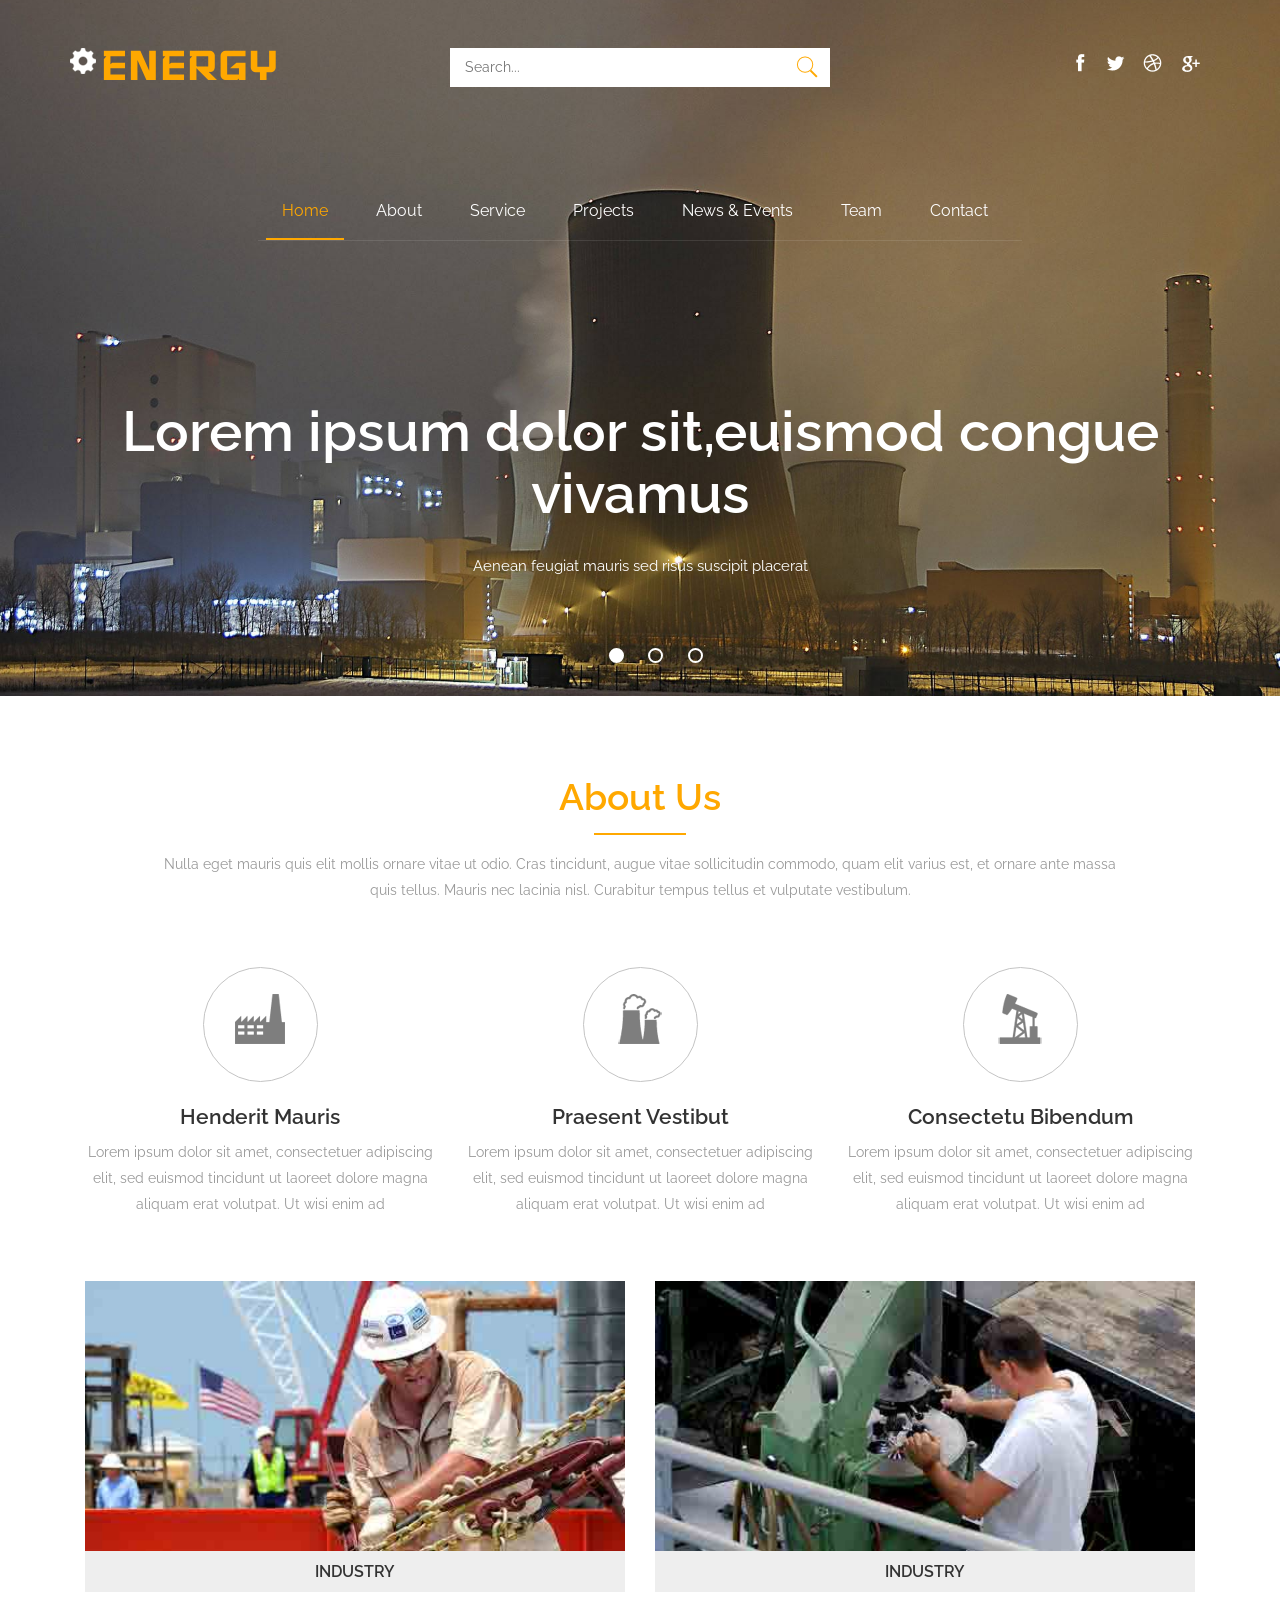
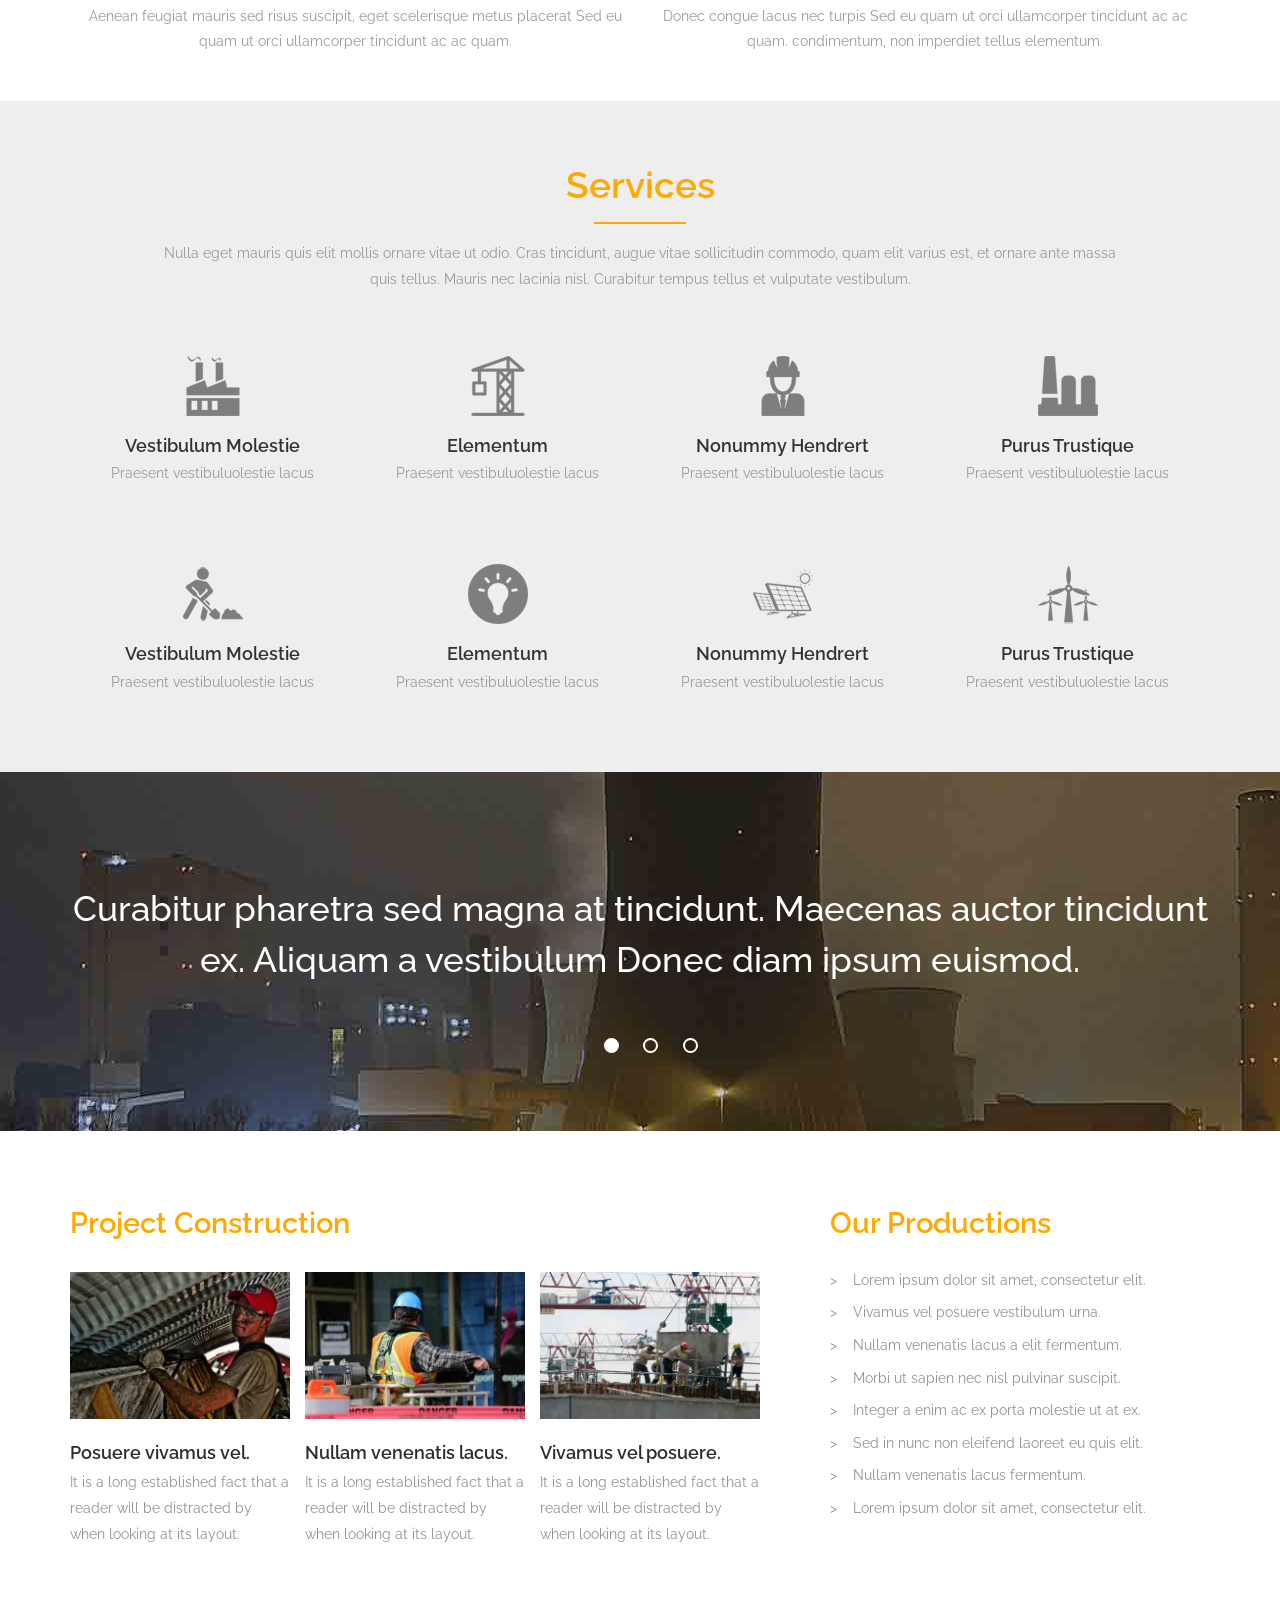
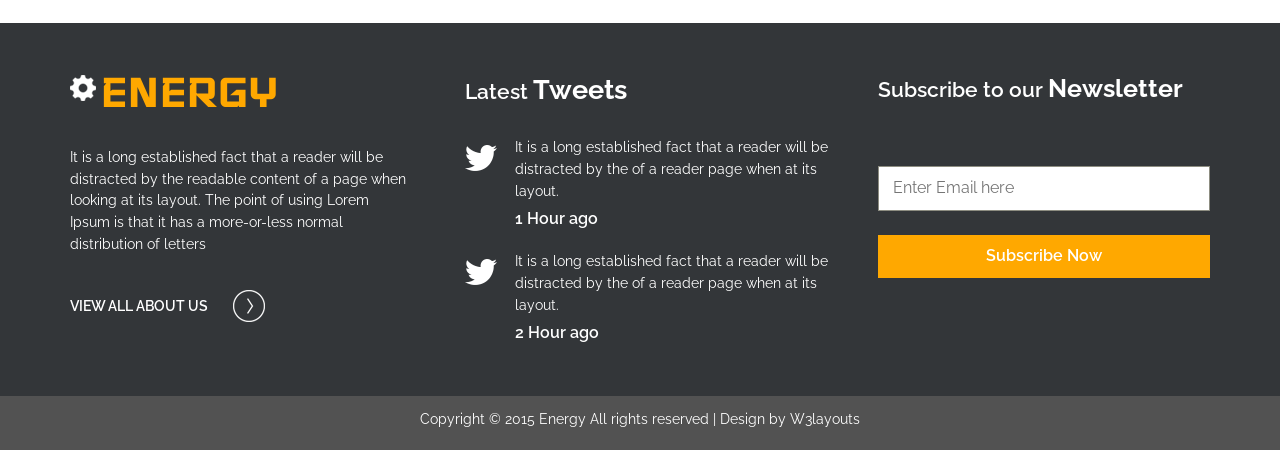
<file: phpTests/web/index.html>
<!--A Design by W3layouts
Author: W3layout
Author URL: http://w3layouts.com
License: Creative Commons Attribution 3.0 Unported
License URL: http://creativecommons.org/licenses/by/3.0/
-->
<!DOCTYPE HTML>
<html>
<head>
<title>Energy a Industrial Category Flat Bootstarp Responsive Website Template | Home :: w3layouts</title>
<link href="css/bootstrap.css" rel='stylesheet' type='text/css' />
<!-- jQuery (necessary JavaScript plugins) -->
<script src="js/jquery.min.js"></script>
<!-- Custom Theme files -->
<link href="css/style.css" rel='stylesheet' type='text/css' />
<!-- Custom Theme files -->
<!--//theme-style-->
<meta name="viewport" content="width=device-width, initial-scale=1">
<meta http-equiv="Content-Type" content="text/html; charset=utf-8" />
<meta name="keywords" content="Energy Responsive web template, Bootstrap Web Templates, Flat Web Templates, Andriod Compatible web template, 
Smartphone Compatible web template, free webdesigns for Nokia, Samsung, LG, SonyErricsson, Motorola web design" />
<script type="application/x-javascript"> addEventListener("load", function() { setTimeout(hideURLbar, 0); }, false); function hideURLbar(){ window.scrollTo(0,1); } </script>
<link href='http://fonts.googleapis.com/css?family=Montserrat|Raleway:400,200,300,500,600,700,800,900,100' rel='stylesheet' type='text/css'>
<link href='http://fonts.googleapis.com/css?family=Iceland' rel='stylesheet' type='text/css'>
<!--/animated-css-->
<script type="text/javascript" src="js/move-top.js"></script>
<script type="text/javascript" src="js/easing.js"></script>
<!--/script-->
<script type="text/javascript">
			jQuery(document).ready(function($) {
				$(".scroll").click(function(event){		
					event.preventDefault();
					$('html,body').animate({scrollTop:$(this.hash).offset().top},900);
				});
			});
</script>
<!--script-->

</head>
<body>
<!-- banner -->
<div class="banner">
	 <div class="container">
		 <div class="header">
				<div class="col-md-4 head-logo">
				 	<h1><a href="index.html"><img src="images/engry.png" alt=""/>ENERGY</a></h1>
				</div>
				<div class="col-md-4 search">					
				    <form>
					<input type="text" value="" placeholder="Search...">
					<input type="submit" value="">
					</form>					
				</div>
				<div class="col-md-4 social">
				   <ul>
						<li><a href="#"><i class="facebook"></i></a></li>
						<li><a href="#"><i class="twitter"></i></a></li>
						<li><a href="#"><i class="dribble"></i></a></li>	
						<li><a href="#"><i class="google"></i></a></li>										
				  </ul>
				</div>
				<div class="clearfix"> </div>
		 </div>
		 <div class="top-menu">
			 <span class="menu"><img src="images/nav-icon.png"></span>
			 <ul>
					 <li class="active"><a href="index.html" class="scroll">Home</a></li>
					 <li><a class="scroll" href="#about">About</a></li>	
					 <li><a class="scroll" href="#services">Service</a></li>
					 <li><a href="projects.html">Projects</a></li>					 
					 <li><a href="news.html">News & Events</a></li>	
                      <li><a href="team.html">Team</a></li>							 
					 <li><a href="contact.html">Contact</a></li>					 
						<div class="clearfix"></div>
				 </ul>
				 <!-- script-for-menu -->
		 <script>					
					$("span.menu").click(function(){
						$(".top-menu ul").slideToggle("slow" , function(){
						});
					});
		 </script>
		 <!-- script-for-menu -->	

		 </div>
	 </div>
	 <!-- //container -->
	 <div class="container">
				<script src="js/responsiveslides.min.js"></script>
					 <script>
						// You can also use "$(window).load(function() {"
						$(function () {
						  // Slideshow 4
						  $("#slider3,#slider2").responsiveSlides({
							auto: true,
							pager: true,
							nav: false,
							speed: 500,
							namespace: "callbacks",
							before: function () {
							  $('.events').append("<li>before event fired.</li>");
							},
							after: function () {
							  $('.events').append("<li>after event fired.</li>");
							}
						  });
					
						});
					  </script>
			<div  id="top" class="callbacks_container">
				<ul class="rslides" id="slider3">
					<li>
						<div class="banner-info">
								<h3>Lorem ipsum dolor sit,euismod congue vivamus</h3>								
								<p>Aenean feugiat mauris sed risus suscipit placerat</p>
						</div>
					</li>
					<li>
						<div class="banner-info">
								<h3>Nam et urna interdum blandit cursus vivamus congue</h3>								
								<p>Sed eu quam ut orci ullamcorper tincidunt quam.</p>
						</div>
					</li>
					<li>
						<div class="banner-info">
							<h3>Proin tempor bibendum justo a iaculis Suspendisse turpis.</h3>								
							<p>Etiam molestie felis in quam euismod dictum.</p>
						</div>
					</li>
				</ul>
			</div>
	 </div>
</div>

<!-- about -->
<div id="about" class="about">
	 <div class="container">
		 <div class="about-head">
			 <h3>About Us</h3>
			 <span></span>
			 <p>Nulla eget mauris quis elit mollis ornare vitae ut odio. Cras tincidunt, augue vitae sollicitudin commodo, quam elit 
				varius est, et ornare ante massa quis tellus. Mauris nec lacinia nisl. Curabitur tempus tellus et vulputate vestibulum.</p>
		 </div>
		 <div class="about-grids">
			<div class="col-md-4 bottom-grid text-center">				
					<div class="btm-info">	
						 <div class="icon">
							<img src="images/ic1.png" alt="">
						 </div>
						<h4>Henderit Mauris</h4>
						<p>Lorem ipsum dolor sit amet, consectetuer adipiscing elit, 
						sed euismod tincidunt ut laoreet dolore magna aliquam erat volutpat. Ut wisi enim ad</p>
					</div>
		     </div>
				<div class="col-md-4 bottom-grid text-center">	
					 <div class="btm-info">
						<div class="icon">
							<img src="images/ic2.png" alt="">
						 </div>					
						   <h4>Praesent Vestibut</h4>
							<p>Lorem ipsum dolor sit amet, consectetuer adipiscing elit, 
						    sed euismod tincidunt ut laoreet dolore magna aliquam erat volutpat. Ut wisi enim ad</p>
					 </div>					
				</div>
				<div class="col-md-4 bottom-grid text-center">	
					 <div class="btm-info">
					    <div class="icon">
							<img src="images/ic3.png" alt="">
						 </div>							
							<h4>Consectetu Bibendum</h4>
							<p>Lorem ipsum dolor sit amet, consectetuer adipiscing elit, 
						sed euismod tincidunt ut laoreet dolore magna aliquam erat volutpat. Ut wisi enim ad</p>
					   </div>
				</div>
				<div class="clearfix"></div>
		   </div>
		  <div class="about-pics">
			 <div class="col-md-6 pic-grid">
				 <img src="images/pic1.jpg" alt=""/>				 
				 <h4>Industry</h4>
				 <p>Aenean feugiat mauris sed risus suscipit, eget scelerisque metus placerat Sed eu quam ut orci ullamcorper tincidunt ac ac quam.</p>
			 </div>
			  <div class="col-md-6 pic-grid">				 
				 <img src="images/pic2.jpg" alt=""/>				 
				 <h4>Industry</h4>
				 <p>Donec congue lacus nec turpis Sed eu quam ut orci ullamcorper tincidunt ac ac quam. condimentum, non imperdiet tellus elementum.</p>
			 </div>
			 <div class="clearfix"></div>
		 </div>
	 </div>
</div>
<!-- services -->
<div id="services" class="services">
	 <div class="container">
		 <div class="service-head">
			 <h3>Services</h3>
			 <span></span>
			 <p>Nulla eget mauris quis elit mollis ornare vitae ut odio. Cras tincidunt, augue vitae sollicitudin commodo, quam elit 
				varius est, et ornare ante massa quis tellus. Mauris nec lacinia nisl. Curabitur tempus tellus et vulputate vestibulum.</p>
		 </div>
		 <div class="service_grids">
			 <div class="col-md-3 service_grid text-center">
				 <img src="images/s1.png" alt=""/>
				 <h6><a href="#">Vestibulum Molestie</a></h6>
				 <p>Praesent vestibuluolestie lacus</p>
			 </div>
			 <div class="col-md-3 service_grid text-center">
				 <img src="images/s2.png" alt=""/>
				 <h6><a href="#">Elementum</a></h6>
				 <p>Praesent vestibuluolestie lacus</p>
			 </div>
			 <div class="col-md-3 service_grid text-center">
				 <img src="images/s3.png" alt=""/>
				 <h6><a href="#">Nonummy Hendrert</a></h6>
				 <p>Praesent vestibuluolestie lacus</p>
			 </div>
			 <div class="col-md-3 service_grid text-center">
				 <img src="images/s4.png" alt=""/>
				 <h6><a href="#">Purus Trustique</a></h6>
				 <p>Praesent vestibuluolestie lacus</p>
			 </div>
			 <div class="clearfix"></div>
		 </div>
		 <div class="ser_sec">
			 <div class="col-md-3 service_grid text-center">
				 <img src="images/s5.png" alt=""/>
				 <h6><a href="#">Vestibulum Molestie</a></h6>
				 <p>Praesent vestibuluolestie lacus</p>
			 </div>
			 <div class="col-md-3 service_grid text-center">
				 <img src="images/s6.png" alt=""/>
				 <h6><a href="#">Elementum</a></h6>
				 <p>Praesent vestibuluolestie lacus</p>
			 </div>
			 <div class="col-md-3 service_grid text-center">
				 <img src="images/s7.png" alt=""/>
				 <h6><a href="#">Nonummy Hendrert</a></h6>
				 <p>Praesent vestibuluolestie lacus</p>
			 </div>
			 <div class="col-md-3 service_grid text-center">
				 <img src="images/s8.png" alt=""/>
				 <h6><a href="#">Purus Trustique</a></h6>
				 <p>Praesent vestibuluolestie lacus</p>
			 </div>
			 <div class="clearfix"></div>
		 </div>
	 </div>
</div>
<!--slider-->
<!----->
 <script>
    $(function () {
      $("#slider2").responsiveSlides({
      	auto: true,
      	speed: 500,
        namespace: "callbacks2",
        pager: true,
      });
    });
  </script>

<div class="slider btm_sld">
	 <div class="container">
		 <div class="callbacks2_container">
			 <ul class="rslides" id="slider2">
					 <li>						 
						<p>Curabitur pharetra sed magna at tincidunt. Maecenas auctor tincidunt ex.
						Aliquam a vestibulum Donec diam ipsum euismod.</p>	   					  
					 </li>	
					 <li>						 
						<p>Fusce erat nibh, ornare et suscipit non, varius a sapien. Donec vel lectus
						   vitae nibh sodales semper. Donec diam ipsum.</p>	  					  
					 </li>
					 <li>						 
						<p>Proin tincidunt sit amet velit quis dignissim. Donec et odio sed purus tristique
						 vitae nibh imperdiet diam sed eget metus.</p>	   					  
					 </li>				
			 </ul>
		 </div>
	 </div>
</div>
<!---->
<div class="products">
	 <div class="container">		 
		 <div class="col-md-8 product-grids">
			 <h3>Project Construction</h3>
			 <div class="product-grid">
				 <img src="images/pc1.jpg" alt=""/>
				 <h4><a href="project.html">Posuere vivamus vel.</a></h4>
				 <p>It is a long established fact that a reader will be distracted by when looking at its layout.</p>
			 </div>
			 <div class="product-grid">
				 <img src="images/pc2.jpg" alt=""/>
				 <h4><a href="project.html">Nullam venenatis lacus.</a></h4>
				 <p>It is a long established fact that a reader will be distracted by when looking at its layout.</p>
			 </div>
			 <div class="product-grid">
				 <img src="images/pc3.jpg" alt=""/>
				 <h4><a href="project.html">Vivamus vel posuere.</a></h4>
				 <p>It is a long established fact that a reader will be distracted by when looking at its layout.</p>
			 </div>
			 <div class="clearfix"></div>
		 </div>
		 <div class="col-md-4 product-lists">
			 <h3>Our Productions</h3>
			 <ul class="list1">
				 <li><a href="#">>  &nbsp;&nbsp Lorem ipsum dolor sit amet, consectetur elit.</a></li>
				 <li><a href="#">>  &nbsp;&nbsp Vivamus vel posuere vestibulum urna.</a></li>
				 <li><a href="#">>  &nbsp;&nbsp Nullam venenatis lacus a elit fermentum.</a></li>
				 <li><a href="#">>  &nbsp;&nbsp Morbi ut sapien nec nisl pulvinar suscipit.</a></li>
				 <li><a href="#">>  &nbsp;&nbsp Integer a enim ac ex porta molestie ut at ex.</a></li>
				 <li><a href="#">>  &nbsp;&nbsp Sed in nunc non eleifend laoreet eu quis elit.</a></li>
				 <li><a href="#">>  &nbsp;&nbsp Nullam venenatis lacus fermentum.</a></li>
				 <li><a href="#">>  &nbsp;&nbsp Lorem ipsum dolor sit amet, consectetur elit.</a></li>
			 </ul>
		 </div>
		 <div class="clearfix"></div>		 
	 </div>
</div>
<!----- news-letter ----->
<!---->
<div class="footer1">
	 <div class="container">
		 <div class="ftr1-grids">
				<div class="col-md-4 ftr-grid1">
					 <div class="head-logo logo">
						 <h1><a href="index.html"><img src="images/engry.png" alt=""/>ENERGY</a></h1>
					 </div>
					 <p>It is a long established fact that a reader will be distracted by the readable content of a page when looking at its layout. 
					 The point of using Lorem Ipsum is that it has a more-or-less normal distribution of letters</p>
					 <a class="view" href="#">View ALL ABOUT US <i class="view"></i></a>					 
				</div>
				<div class="col-md-4 frt-grid2">
					 <h3>Latest <span>Tweets</span></h3>
					 <div class="ftr-grid">
						 <p>It is a long established fact that a 
						 reader will be distracted by the of a reader page when at its layout.</p>
						 <a href="#">1 Hour ago</a>
					 </div>
					 <div class="ftr-grid">
						 <p>It is a long established fact that a 
						 reader will be distracted by the of a reader page when at its layout.</p>
						 <a href="#">2 Hour ago</a>
					 </div>
				</div>
				<div class="col-md-4 ftr-grid3">
					 <h3>Subscribe to our <span>Newsletter</span></h3>
					 <form>
						 <input type="text" placeholder="Enter Email here" required/>
						 <input type="submit" value="Subscribe Now"/>
					 </form>
				</div>
				<div class="clearfix"></div>
		 </div>
	 </div>
</div>
<!---->
<div class="copywrite">
		 <div class="container">		 
				 <p>Copyright © 2015 Energy All rights reserved | Design by <a href="http://w3layouts.com" target="_blank">W3layouts</a></p>
		</div>
</div>
<!---->
<script type="text/javascript">
		$(document).ready(function() {
				/*
				var defaults = {
				containerID: 'toTop', // fading element id
				containerHoverID: 'toTopHover', // fading element hover id
				scrollSpeed: 1200,
				easingType: 'linear' 
				};
				*/
		$().UItoTop({ easingType: 'easeOutQuart' });
});
</script>
<a href="#to-top" id="toTop" style="display: block;"> <span id="toTopHover" style="opacity: 1;"> </span></a>
<!----> 

</body>
</html>
</file>
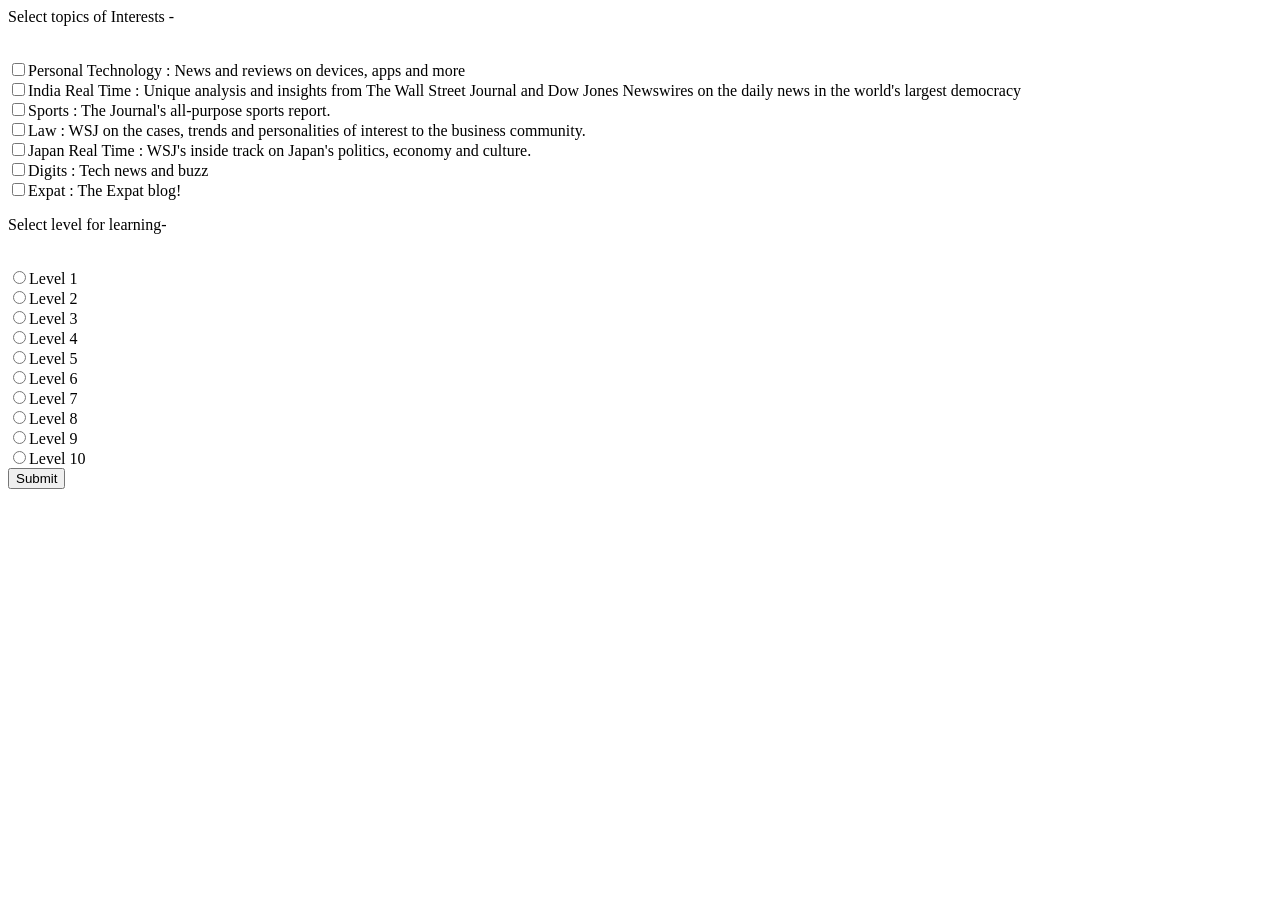
<file: cl.html>
<html>
<head><title>cl</title></head>
<body>
	<form method = "post" action = "formHandler.php">
		<p>Select topics of Interests - </p><br />
		<input type="checkbox" name="interests[]" value="1" />Personal Technology : News and reviews on devices, apps and more<br />
		<input type="checkbox" name="interests[]" value="2" />India Real Time : Unique analysis and insights from The Wall Street Journal and Dow Jones Newswires on the daily news in the world's largest democracy<br />
		<input type="checkbox" name="interests[]" value="3" />Sports : The Journal's all-purpose sports report.<br />
		<input type="checkbox" name="interests[]" value="4" />Law : WSJ on the cases, trends and personalities of interest to the business community.<br />
		<input type="checkbox" name="interests[]" value="5" />Japan Real Time : WSJ's inside track on Japan's politics, economy and culture.<br />
		<input type="checkbox" name="interests[]" value="6" />Digits : Tech news and buzz<br />
		<input type="checkbox" name="interests[]" value="7" />Expat : The Expat blog!<br />
		<p>Select level for learning- </p><br />
		<input type="radio" name="level" value="1" />Level 1<br />
		<input type="radio" name="level" value="2" />Level 2<br />
		<input type="radio" name="level" value="3" />Level 3<br />
		<input type="radio" name="level" value="4" />Level 4<br />
		<input type="radio" name="level" value="5" />Level 5<br />
		<input type="radio" name="level" value="6" />Level 6<br />
		<input type="radio" name="level" value="7" />Level 7<br />
		<input type="radio" name="level" value="8" />Level 8<br />
		<input type="radio" name="level" value="9" />Level 9<br />
		<input type="radio" name="level" value="10" />Level 10<br />
		<input type= "submit" name = "submit" value = "Submit"/>
	</form>
</body>
</html>
</file>
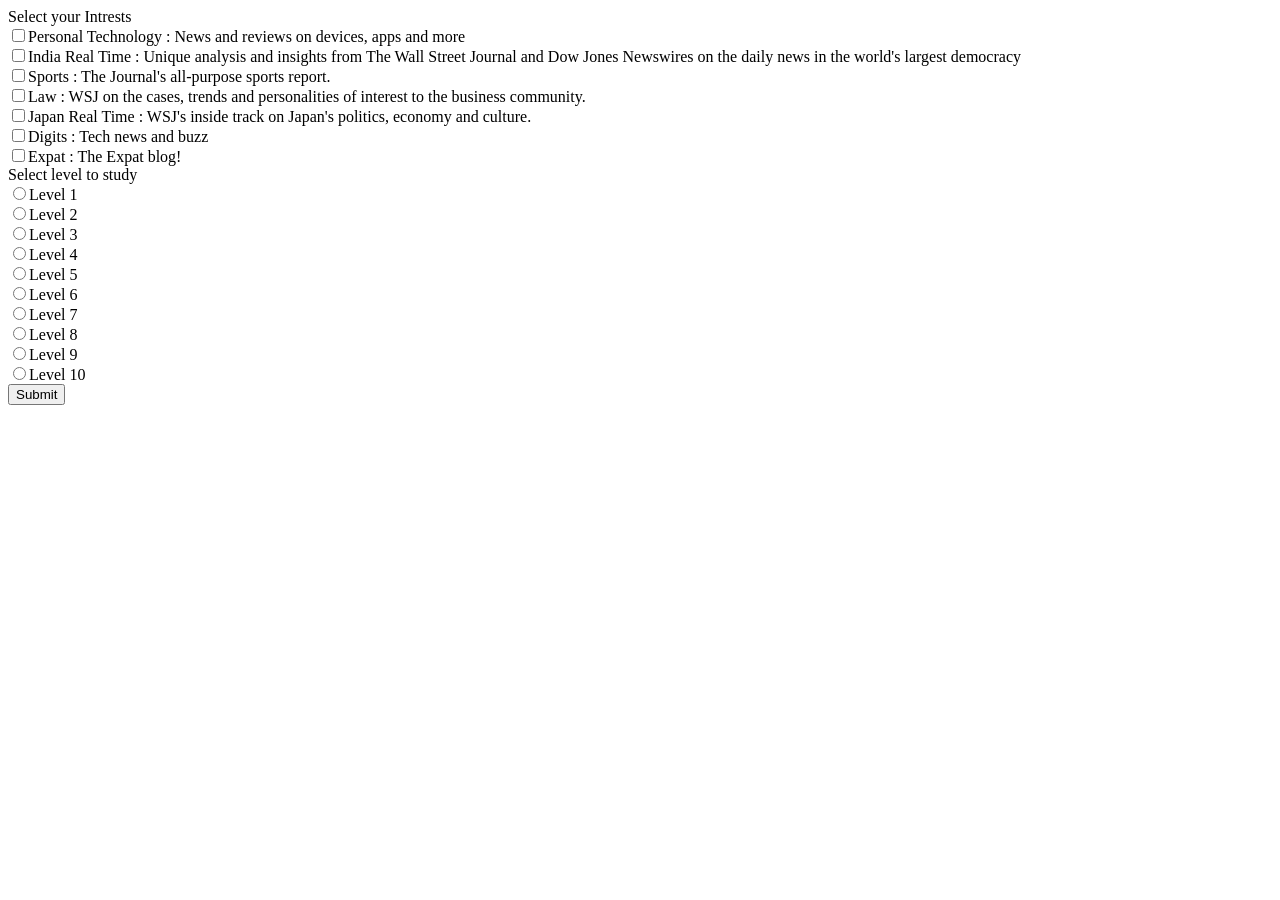
<file: phpTests/trial.html>
<html>
<head>
  <title>Learn</title>
</head>
<body>

 <?php
 // Database Connection
 
  $conn = mysql_connect("localhost","root" ,"");
  if(! $conn )
  {
   die('Could not connect: ' . mysql_error());
  }
  //echo 'Connected successfully';
  mysql_select_db("cl-master");
  $sql = "DELETE * FROM operatingtable1 WHERE 1;"
  $result = mysql_query( $sql, $conn );
    if(! $result)
      {
        die('Could not delete operatingtable1 : ' . mysql_error());
      }
  $sql = "DELETE * FROM operatingtable3 WHERE 1;"
  $result = mysql_query( $sql, $conn );
    if(! $result)
      {
        die('Could not delete operatingtable3 : ' . mysql_error());
      }      
  mysql_close($conn);
  
 ?>

<form action="checkbox-form1.php" method="post">
 
Select your Intrests<br />
<input type="checkbox" name="interests[]" value="1" />Personal Technology : News and reviews on devices, apps and more<br />
<input type="checkbox" name="interests[]" value="2" />India Real Time : Unique analysis and insights from The Wall Street Journal and Dow Jones Newswires on the daily news in the world's largest democracy<br />
<input type="checkbox" name="interests[]" value="3" />Sports : The Journal's all-purpose sports report.<br />
<input type="checkbox" name="interests[]" value="4" />Law : WSJ on the cases, trends and personalities of interest to the business community.<br />
<input type="checkbox" name="interests[]" value="5" />Japan Real Time : WSJ's inside track on Japan's politics, economy and culture.<br/>
<input type="checkbox" name="interests[]" value="6" />Digits : Tech news and buzz<br/>
<input type="checkbox" name="interests[]" value="7" />Expat : The Expat blog!<br/>
 
Select level to study<br />
<input type="radio" name="level" value="1" />Level 1<br />
<input type="radio" name="level" value="2" />Level 2<br />
<input type="radio" name="level" value="3" />Level 3<br />
<input type="radio" name="level" value="4" />Level 4<br />
<input type="radio" name="level" value="5" />Level 5<br />
<input type="radio" name="level" value="6" />Level 6<br />
<input type="radio" name="level" value="7" />Level 7<br />
<input type="radio" name="level" value="8" />Level 8<br />
<input type="radio" name="level" value="9" />Level 9<br />
<input type="radio" name="level" value="10" />Level 10<br />

<input type="submit" name="formSubmit" value="Submit" />

</form>
</body>
</html>
</file>
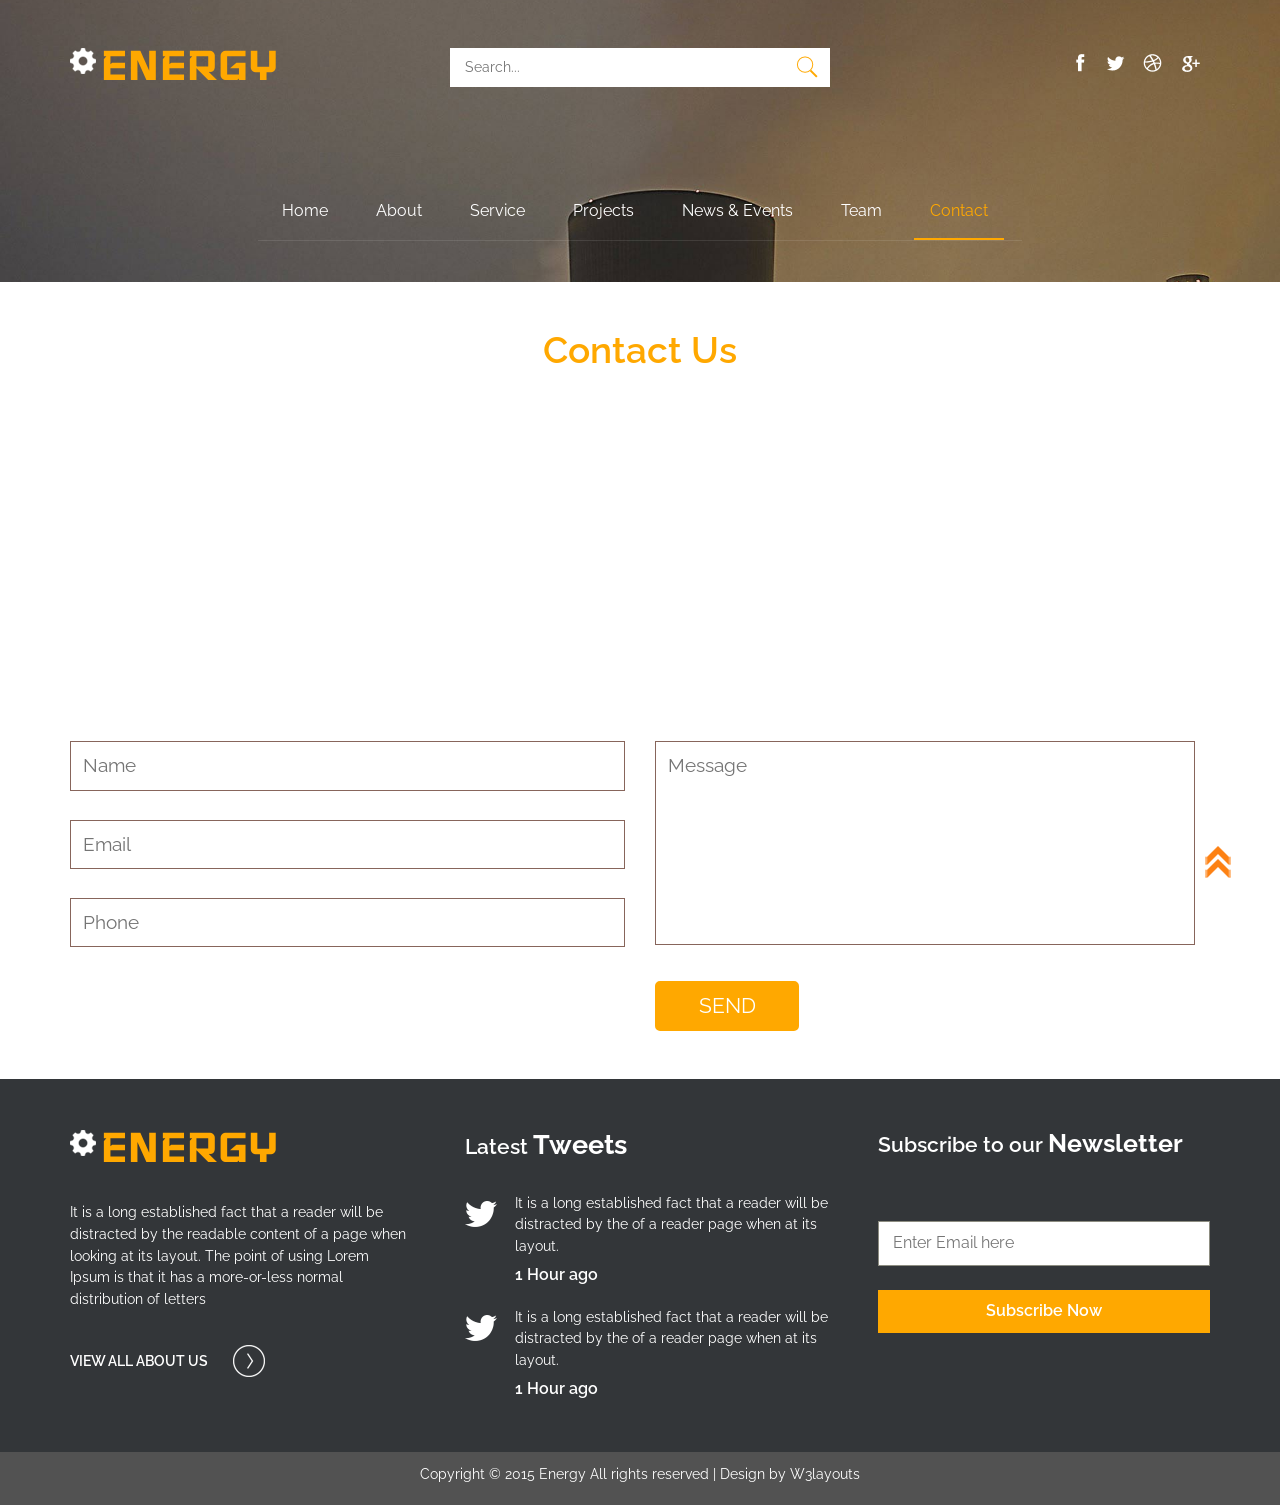
<file: phpTests/web/contact.html>
<!--A Design by W3layouts
Author: W3layout
Author URL: http://w3layouts.com
License: Creative Commons Attribution 3.0 Unported
License URL: http://creativecommons.org/licenses/by/3.0/
-->
<!DOCTYPE HTML>
<html>
<head>
<title>Energy a Industrial Category Flat Bootstarp Responsive Website Template | Contact :: w3layouts</title>
<link href="css/bootstrap.css" rel='stylesheet' type='text/css' />
<!-- jQuery (necessary JavaScript plugins) -->
<script src="js/jquery.min.js"></script>
<!-- Custom Theme files -->
<link rel="stylesheet" href="css/touchTouch.css" type="text/css" media="all" />
<link href="css/style.css" rel='stylesheet' type='text/css' />
<!-- Custom Theme files -->
<!--//theme-style-->
<meta name="viewport" content="width=device-width, initial-scale=1">
<meta http-equiv="Content-Type" content="text/html; charset=utf-8" />
<meta name="keywords" content="Energy Responsive web template, Bootstrap Web Templates, Flat Web Templates, Andriod Compatible web template, 
Smartphone Compatible web template, free webdesigns for Nokia, Samsung, LG, SonyErricsson, Motorola web design" />
<script type="application/x-javascript"> addEventListener("load", function() { setTimeout(hideURLbar, 0); }, false); function hideURLbar(){ window.scrollTo(0,1); } </script>
<link href='http://fonts.googleapis.com/css?family=Montserrat|Raleway:400,200,300,500,600,700,800,900,100' rel='stylesheet' type='text/css'>
<link href='http://fonts.googleapis.com/css?family=Iceland' rel='stylesheet' type='text/css'>
<!--/animated-css-->
<script type="text/javascript" src="js/move-top.js"></script>
<script type="text/javascript" src="js/easing.js"></script>
<!--/script-->
<script type="text/javascript">
			jQuery(document).ready(function($) {
				$(".scroll").click(function(event){		
					event.preventDefault();
					$('html,body').animate({scrollTop:$(this.hash).offset().top},900);
				});
			});
</script>
<!--script-->
</head>
<body>
<!-- banner -->
<div class="banner banner2">
	 <div class="container">
		 <div class="header">
				<div class="col-md-4 head-logo">
				 	<h1><a href="index.html"><img src="images/engry.png" alt=""/>ENERGY</a></h1>
				</div>
				<div class="col-md-4 search">					
				    <form>
					<input type="text" value="" placeholder="Search...">
					<input type="submit" value="">
					</form>					
				</div>
				<div class="col-md-4 social">
				   <ul>
						<li><a href="#"><i class="facebook"></i></a></li>
						<li><a href="#"><i class="twitter"></i></a></li>
						<li><a href="#"><i class="dribble"></i></a></li>	
						<li><a href="#"><i class="google"></i></a></li>										
				  </ul>
				</div>
				<div class="clearfix"> </div>
		 </div>
		 <div class="top-menu">
			 <span class="menu"><img src="images/nav-icon.png"></span>
			<ul class="menu2">
					 <li><a href="index.html">Home</a></li>
					 <li><a href="index.html">About</a></li>	
					 <li><a href="index.html">Service</a></li>
					 <li><a href="projects.html">Projects</a></li>					 
					 <li><a href="news.html">News & Events</a></li>	
                      <li><a href="team.html">Team</a></li>							 
					 <li class="active"><a href="contact.html">Contact</a></li>
					 
						<div class="clearfix"></div>
				 </ul>
				 <!-- script-for-menu -->
		 <script>					
					$("span.menu").click(function(){
						$(".top-menu ul").slideToggle("slow" , function(){
						});
					});
		 </script>
		 <!-- script-for-menu -->	
		 </div>
	 </div>	 
</div>
<!---->	
<div class="contact">
	 <div class="container">
		 <h2>Contact Us</h3>
		 <div class="map">
			 <iframe src="https://www.google.com/maps/embed?pb=!1m18!1m12!1m3!1d6139400.007323361!2d12.573610799999999!3d41.292460049999995!2m3!1f0!2f0!3f0!3m2!1i1024!2i768!4f13.1!3m3!1m2!1s0x12d4fe82448dd203%3A0xe22cf55c24635e6f!2sItaly!5e0!3m2!1sen!2sin!4v1432959759826" frameborder="0" style="border:0"></iframe>
		 </div>		 
		  <form>
			 <div class="col-md-6 contact-left">
					<input type="text" placeholder="Name" required/>
					<input type="text" placeholder="Email" required/>
					<input type="text" placeholder="Phone" required/>
			 </div>
			 <div class="col-md-6 contact-right">
				 <textarea placeholder="Message"></textarea>
				 <input type="submit" value="SEND"/>
			 </div>
			 <div class="clearfix"></div>
		 </form>			

	 </div>
</div>
<!---->
<div class="footer1">
	 <div class="container">
		 <div class="ftr1-grids">
				<div class="col-md-4 ftr-grid1">
					 <div class="head-logo logo">
						 <h1><a href="index.html"><img src="images/engry.png" alt=""/>ENERGY</a></h1>
					 </div>
					 <p>It is a long established fact that a reader will be distracted by the readable content of a page when looking at its layout. 
					 The point of using Lorem Ipsum is that it has a more-or-less normal distribution of letters</p>
					 <a class="view" href="#">View ALL ABOUT US <i class="view"></i></a>				 
				</div>
				<div class="col-md-4 frt-grid2">
					 <h3>Latest <span>Tweets</span></h3>
					 <div class="ftr-grid">
						 <p>It is a long established fact that a 
						 reader will be distracted by the of a reader page when at its layout.</p>
						 <a href="#">1 Hour ago</a>
					 </div>
					 <div class="ftr-grid">
						 <p>It is a long established fact that a 
						 reader will be distracted by the of a reader page when at its layout.</p>
						 <a href="#">1 Hour ago</a>
					 </div>
				</div>
				<div class="col-md-4 ftr-grid3">
					 <h3>Subscribe to our <span>Newsletter</span></h3>
					 <form>
						 <input type="text" placeholder="Enter Email here" required/>
						 <input type="submit" value="Subscribe Now"/>
					 </form>
				</div>
				<div class="clearfix"></div>
		 </div>
	 </div>
</div>
<div class="copywrite">
		 <div class="container">		 
				 <p>Copyright © 2015 Energy All rights reserved | Design by <a href="http://w3layouts.com" target="_blank">W3layouts</a></p>
		</div>
</div>
<!---->
<script type="text/javascript">
		$(document).ready(function() {
				/*
				var defaults = {
				containerID: 'toTop', // fading element id
				containerHoverID: 'toTopHover', // fading element hover id
				scrollSpeed: 1200,
				easingType: 'linear' 
				};
				*/
		$().UItoTop({ easingType: 'easeOutQuart' });
});
</script>
<a href="#to-top" id="toTop" style="display: block;"> <span id="toTopHover" style="opacity: 1;"> </span></a>
<!----> 


</body>
</html>
</file>
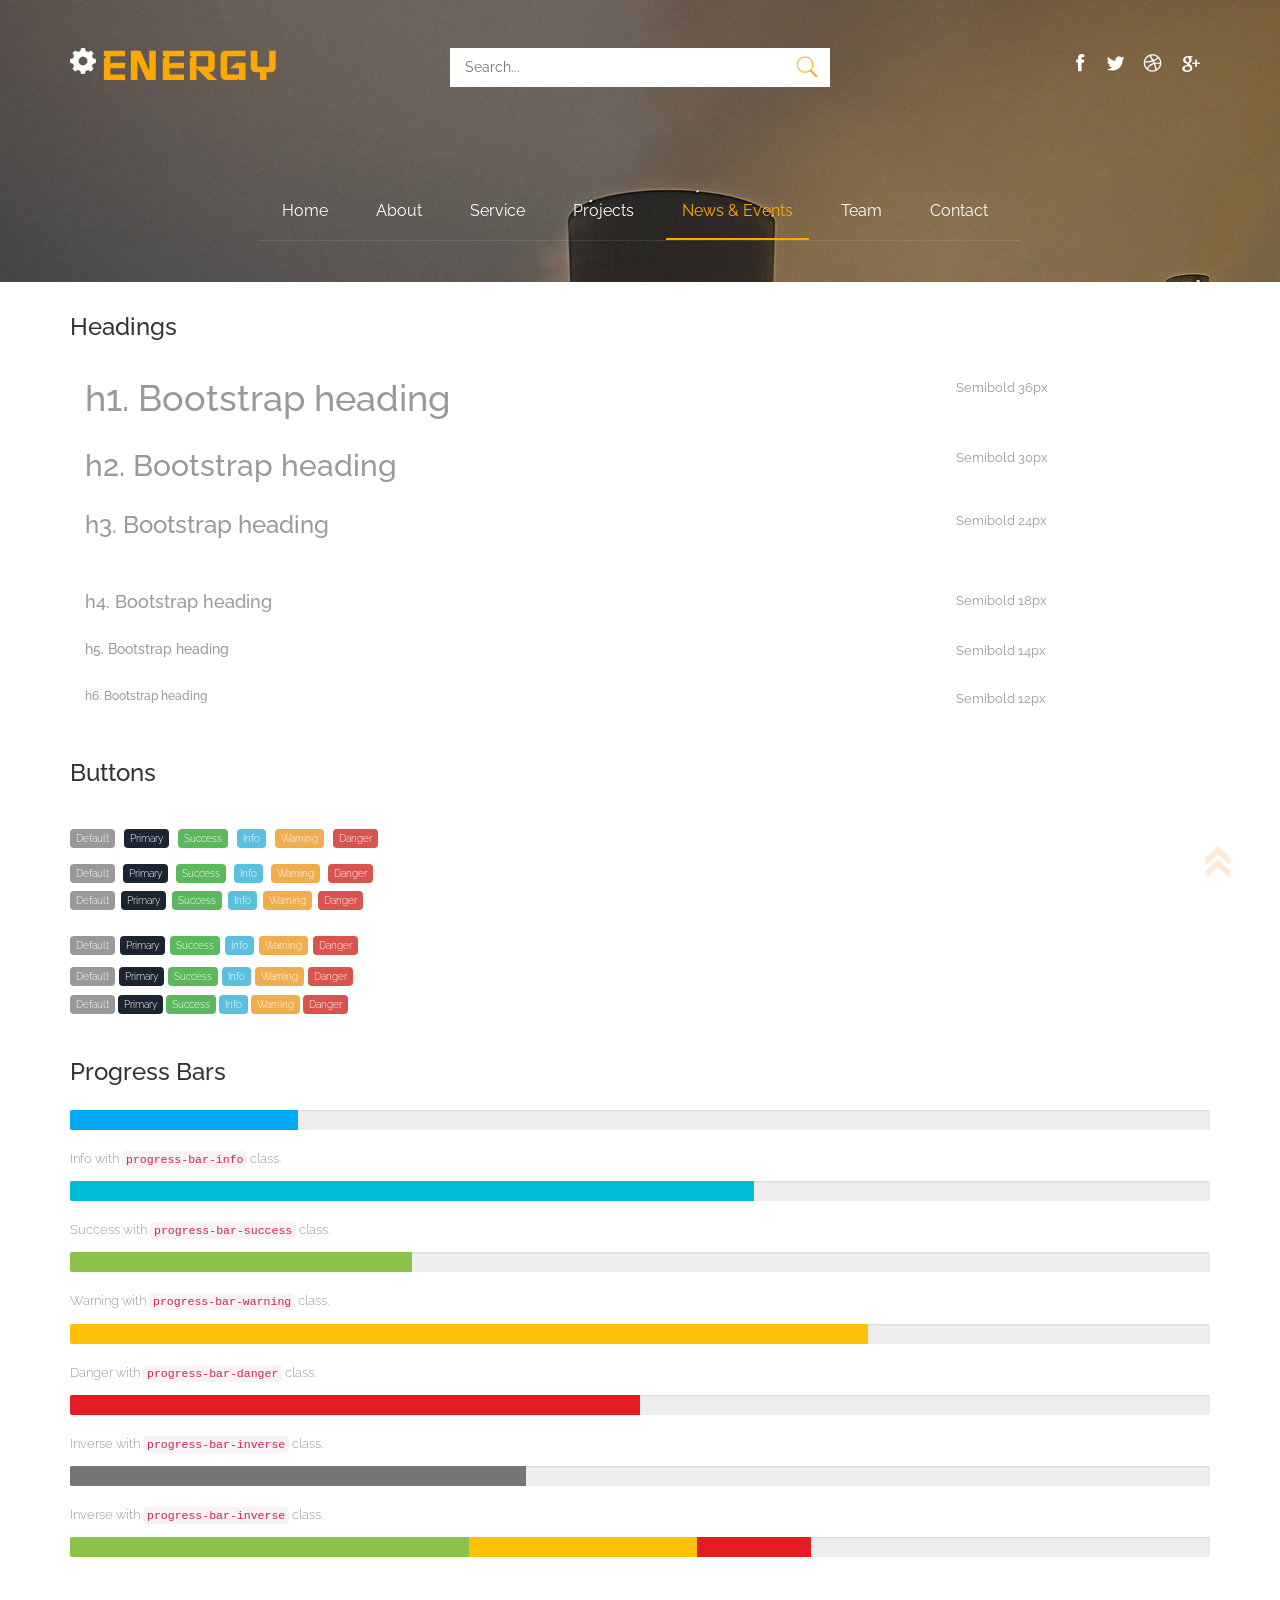
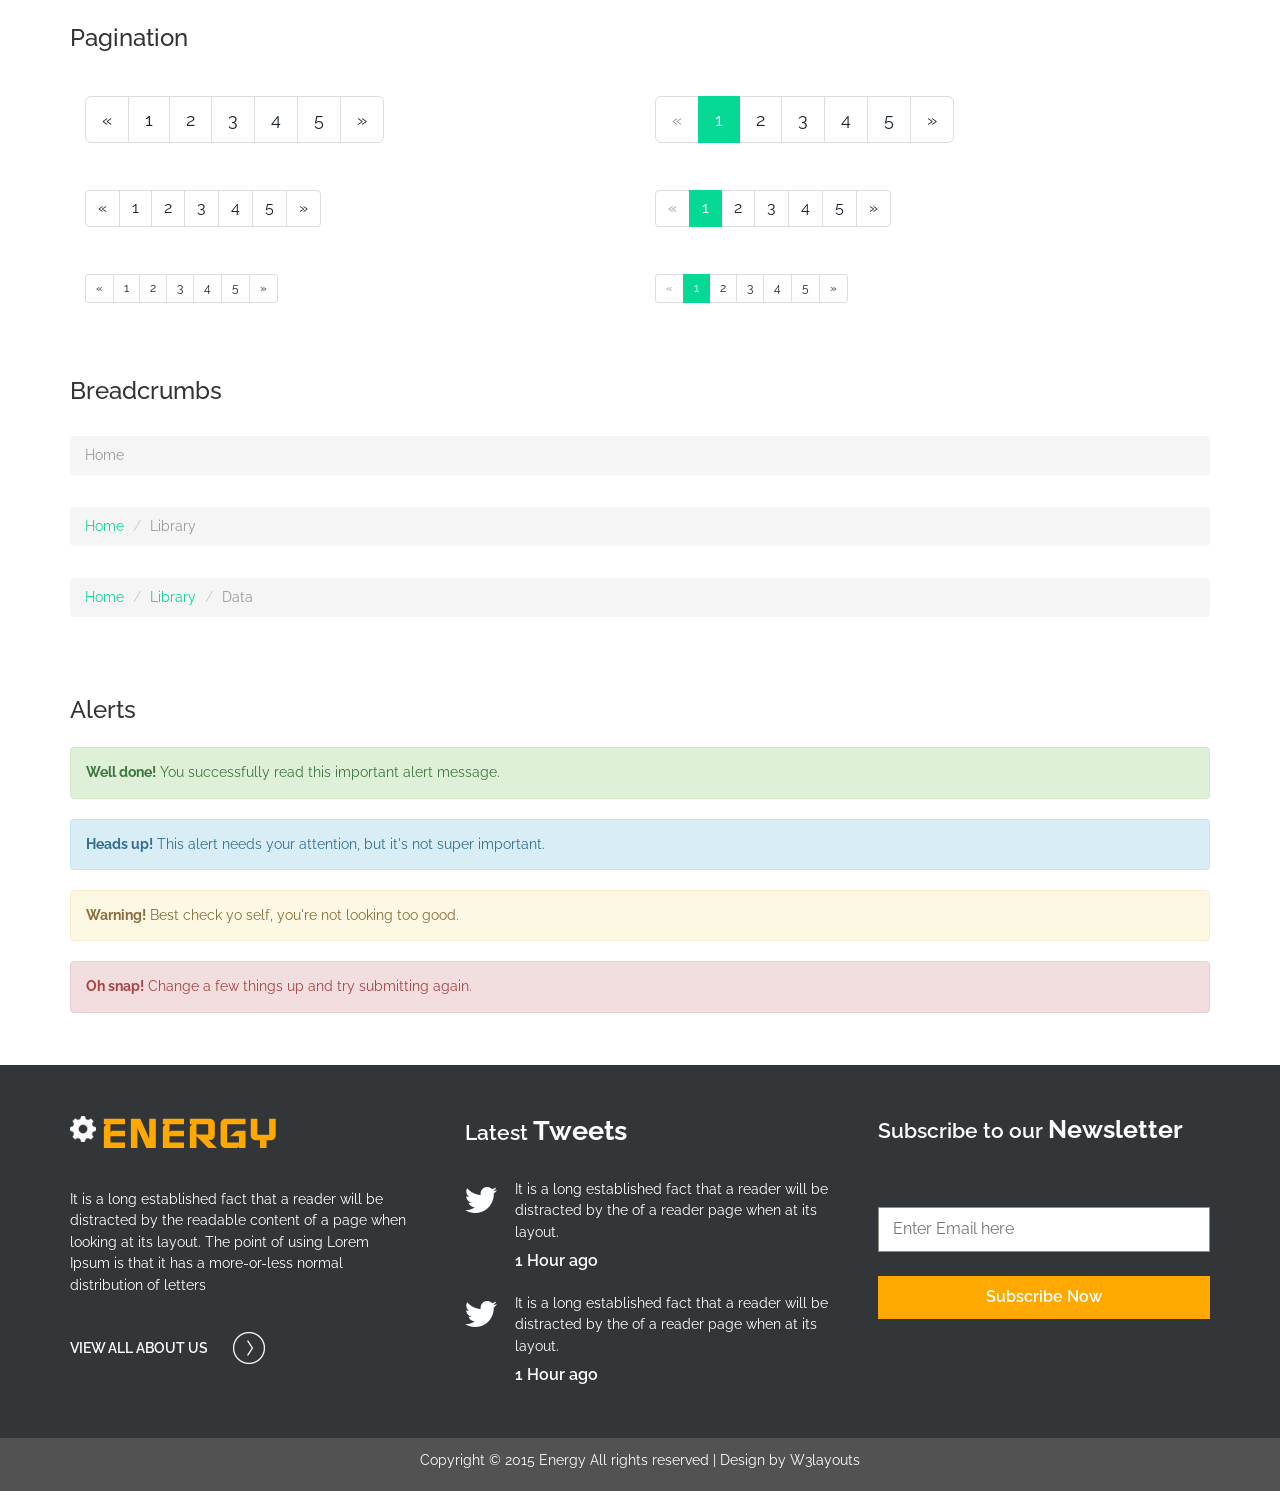
<file: phpTests/web/news.html>
<!--A Design by W3layouts
Author: W3layout
Author URL: http://w3layouts.com
License: Creative Commons Attribution 3.0 Unported
License URL: http://creativecommons.org/licenses/by/3.0/
-->
<!DOCTYPE HTML>
<html>
<head>
<title>Energy a Industrial Category Flat Bootstarp Responsive Website Template | News :: w3layouts</title>
<link href="css/bootstrap.css" rel='stylesheet' type='text/css' />
<!-- jQuery (necessary JavaScript plugins) -->
<script src="js/jquery.min.js"></script>
<!-- Custom Theme files -->
<link rel="stylesheet" href="css/touchTouch.css" type="text/css" media="all" />
<link href="css/style.css" rel='stylesheet' type='text/css' />
<!-- Custom Theme files -->
<!--//theme-style-->
<meta name="viewport" content="width=device-width, initial-scale=1">
<meta http-equiv="Content-Type" content="text/html; charset=utf-8" />
<meta name="keywords" content="Energy Responsive web template, Bootstrap Web Templates, Flat Web Templates, Andriod Compatible web template, 
Smartphone Compatible web template, free webdesigns for Nokia, Samsung, LG, SonyErricsson, Motorola web design" />
<script type="application/x-javascript"> addEventListener("load", function() { setTimeout(hideURLbar, 0); }, false); function hideURLbar(){ window.scrollTo(0,1); } </script>
<link href='http://fonts.googleapis.com/css?family=Montserrat|Raleway:400,200,300,500,600,700,800,900,100' rel='stylesheet' type='text/css'>
<link href='http://fonts.googleapis.com/css?family=Iceland' rel='stylesheet' type='text/css'>
<!--/animated-css-->
<script type="text/javascript" src="js/move-top.js"></script>
<script type="text/javascript" src="js/easing.js"></script>
<!--/script-->
<script type="text/javascript">
			jQuery(document).ready(function($) {
				$(".scroll").click(function(event){		
					event.preventDefault();
					$('html,body').animate({scrollTop:$(this.hash).offset().top},900);
				});
			});
</script>
<!--script-->
</head>
<body>
<!-- banner -->
<div class="banner banner2">
	 <div class="container">
		 <div class="header">
				<div class="col-md-4 head-logo">
				 	<h1><a href="index.html"><img src="images/engry.png" alt=""/>ENERGY</a></h1>
				</div>
				<div class="col-md-4 search">					
				    <form>
					<input type="text" value="" placeholder="Search...">
					<input type="submit" value="">
					</form>					
				</div>
				<div class="col-md-4 social">
				   <ul>
						<li><a href="#"><i class="facebook"></i></a></li>
						<li><a href="#"><i class="twitter"></i></a></li>
						<li><a href="#"><i class="dribble"></i></a></li>	
						<li><a href="#"><i class="google"></i></a></li>										
				  </ul>
				</div>
				<div class="clearfix"> </div>
		 </div>
		 <div class="top-menu">
			 <span class="menu"><img src="images/nav-icon.png"></span>
			 <ul>
					 <li><a href="index.html">Home</a></li>
					 <li><a href="index.html">About</a></li>	
					 <li><a href="index.html">Service</a></li>
					 <li><a href="projects.html">Projects</a></li>					 
					 <li class="active"><a href="news.html">News & Events</a></li>	
                      <li><a href="team.html">Team</a></li>							 
					 <li><a href="contact.html">Contact</a></li>
					 
						<div class="clearfix"></div>
				 </ul>
				 <!-- script-for-menu -->
		 <script>					
					$("span.menu").click(function(){
						$(".top-menu ul").slideToggle("slow" , function(){
						});
					});
		 </script>
		 <!-- script-for-menu -->	
		 </div>
	 </div>	 
</div>
<!---->	
<div class="typrography">
	 <div class="container">
		 <div class="grid_3 grid_4">
		     <h3>Headings</h3>
		     <div class="bs-example">
				 <table class="table">
				  <tbody>
					<tr>
					  <td><h1 id="h1.-bootstrap-heading">h1. Bootstrap heading<a class="anchorjs-link" href="#h1.-bootstrap-heading"><span class="anchorjs-icon"></span></a></h1></td>
					  <td class="type-info">Semibold 36px</td>
					</tr>
					<tr>
					  <td><h2 id="h2.-bootstrap-heading">h2. Bootstrap heading<a class="anchorjs-link" href="#h2.-bootstrap-heading"><span class="anchorjs-icon"></span></a></h2></td>
					  <td class="type-info">Semibold 30px</td>
					</tr>
					<tr>
					  <td><h3 id="h3.-bootstrap-heading">h3. Bootstrap heading<a class="anchorjs-link" href="#h3.-bootstrap-heading"><span class="anchorjs-icon"></span></a></h3></td>
					  <td class="type-info">Semibold 24px</td>
					</tr>
					<tr>
					  <td><h4 id="h4.-bootstrap-heading">h4. Bootstrap heading<a class="anchorjs-link" href="#h4.-bootstrap-heading"><span class="anchorjs-icon"></span></a></h4></td>
					  <td class="type-info">Semibold 18px</td>
					</tr>
					<tr>
					  <td><h5 id="h5.-bootstrap-heading">h5. Bootstrap heading<a class="anchorjs-link" href="#h5.-bootstrap-heading"><span class="anchorjs-icon"></span></a></h5></td>
					  <td class="type-info">Semibold 14px</td>
					</tr>
					<tr>
					  <td><h6>h6. Bootstrap heading</h6></td>
					  <td class="type-info">Semibold 12px</td>
					</tr>
				  </tbody>
				 </table>
			 </div>
	      </div>
		  
		  <div class="grid_3 grid_5">
			<h3>Buttons</h3>
			  <h1>
				<a href="#"><span class="label label-default">Default</span></a>
				<a href="#"><span class="label label-primary">Primary</span></a>
				<a href="#"><span class="label label-success">Success</span></a>
				<a href="#"><span class="label label-info">Info</span></a>
				<a href="#"><span class="label label-warning">Warning</span></a>
				<a href="#"><span class="label label-danger">Danger</span></a>
			  </h1>
			  <h2>
				<a href="#"><span class="label label-default">Default</span></a>
				<a href="#"><span class="label label-primary">Primary</span></a>
				<a href="#"><span class="label label-success">Success</span></a>
				<a href="#"><span class="label label-info">Info</span></a>
				<a href="#"><span class="label label-warning">Warning</span></a>
				<a href="#"><span class="label label-danger">Danger</span></a>
			  </h2>
			  <h3>
				<a href="#"><span class="label label-default">Default</span></a>
				<a href="#"><span class="label label-primary">Primary</span></a>
				<a href="#"><span class="label label-success">Success</span></a>
				<a href="#"><span class="label label-info">Info</span></a>
				<a href="#"><span class="label label-warning">Warning</span></a>
				<a href="#"><span class="label label-danger">Danger</span></a>
			  </h3>
			  <h4 class="typ1">
				<a href="#"><span class="label label-default">Default</span></a>
				<a href="#"><span class="label label-primary">Primary</span></a>
				<a href="#"><span class="label label-success">Success</span></a>
				<a href="#"><span class="label label-info">Info</span></a>
				<a href="#"><span class="label label-warning">Warning</span></a>
				<a href="#"><span class="label label-danger">Danger</span></a>
			  </h4>
			  <h5 class="typ1">
				<a href="#"><span class="label label-default">Default</span></a>
				<a href="#"><span class="label label-primary">Primary</span></a>
				<a href="#"><span class="label label-success">Success</span></a>
				<a href="#"><span class="label label-info">Info</span></a>
				<a href="#"><span class="label label-warning">Warning</span></a>
				<a href="#"><span class="label label-danger">Danger</span></a>
			  </h5>
			  <h6 class="typ1">
				<a href="#"><span class="label label-default">Default</span></a>
				<a href="#"><span class="label label-primary">Primary</span></a>
				<a href="#"><span class="label label-success">Success</span></a>
				<a href="#"><span class="label label-info">Info</span></a>
				<a href="#"><span class="label label-warning">Warning</span></a>
				<a href="#"><span class="label label-danger">Danger</span></a>
			  </h6>
	      </div>
			
		  <div class="grid_3 grid_5">
			 <h3>Progress Bars</h3>
			  <div class="tab-content">
				 <div class="tab-pane active" id="domprogress">
					 <div class="progress">    
					      <div class="progress-bar progress-bar-primary" style="width: 20%"></div>
					 </div>
					 <p>Info with <code>progress-bar-info</code> class.</p>
					 <div class="progress">    
						 <div class="progress-bar progress-bar-info" style="width: 60%"></div>
					 </div>
					 <p>Success with <code>progress-bar-success</code> class.</p>
					 <div class="progress">
						 <div class="progress-bar progress-bar-success" style="width: 30%"></div>
					 </div>
					 <p>Warning with <code>progress-bar-warning</code> class.</p>
					 <div class="progress">
						 <div class="progress-bar progress-bar-warning" style="width: 70%"></div>
					 </div>
					 <p>Danger with <code>progress-bar-danger</code> class.</p>
					 <div class="progress">
						 <div class="progress-bar progress-bar-danger" style="width: 50%"></div>
					 </div>
					 <p>Inverse with <code>progress-bar-inverse</code> class.</p>
					 <div class="progress">
						 <div class="progress-bar progress-bar-inverse" style="width: 40%"></div>
					 </div>
					 <p>Inverse with <code>progress-bar-inverse</code> class.</p>
					 <div class="progress">
						 <div class="progress-bar progress-bar-success" style="width: 35%"><span class="sr-only">35% Complete (success)</span></div>
						 <div class="progress-bar progress-bar-warning" style="width: 20%"><span class="sr-only">20% Complete (warning)</span></div>
						 <div class="progress-bar progress-bar-danger" style="width: 10%"><span class="sr-only">10% Complete (danger)</span></div>
					 </div>
				   </div>
			   </div>
		   </div>
		   
		   <div class="grid_3 grid_5">
			 <h3>Pagination</h3>
			 <div class="col-md-6">
				  <nav>
				  <ul class="pagination pagination-lg">
					<li><a href="#" aria-label="Previous"><span aria-hidden="true">«</span></a></li>
					<li><a href="#">1</a></li>
					<li><a href="#">2</a></li>
					<li><a href="#">3</a></li>
					<li><a href="#">4</a></li>
					<li><a href="#">5</a></li>
					<li><a href="#" aria-label="Next"><span aria-hidden="true">»</span></a></li>
				  </ul>
				  </nav>
				  <nav>
				  <ul class="pagination">
					<li><a href="#" aria-label="Previous"><span aria-hidden="true">«</span></a></li>
					<li><a href="#">1</a></li>
					<li><a href="#">2</a></li>
					<li><a href="#">3</a></li>
					<li><a href="#">4</a></li>
					<li><a href="#">5</a></li>
					<li><a href="#" aria-label="Next"><span aria-hidden="true">»</span></a></li>
				  </ul>
				 </nav>
				 <nav>
				   <ul class="pagination pagination-sm">
					<li><a href="#" aria-label="Previous"><span aria-hidden="true">«</span></a></li>
					<li><a href="#">1</a></li>
					<li><a href="#">2</a></li>
					<li><a href="#">3</a></li>
					<li><a href="#">4</a></li>
					<li><a href="#">5</a></li>
					<li><a href="#" aria-label="Next"><span aria-hidden="true">»</span></a></li>
				  </ul>
				 </nav>				 
			 </div>
			 <div class="col-md-6">
					<ul class="pagination pagination-lg">
									<li class="disabled"><a href="#"><span aria-hidden="true">«</span></i></a></li>
									<li class="active"><a href="#">1</a></li>
									<li><a href="#">2</a></li>
									<li><a href="#">3</a></li>
									<li><a href="#">4</a></li>
									<li><a href="#">5</a></li>
									<li><a href="#" aria-label="Next"><span aria-hidden="true">»</span></a></li>
								</ul>
				<nav>
				  <ul class="pagination">
					<li class="disabled"><a href="#" aria-label="Previous"><span aria-hidden="true">«</span></a></li>
					<li class="active"><a href="#">1 <span class="sr-only">(current)</span></a></li>
					<li><a href="#">2</a></li>
					<li><a href="#">3</a></li>
					<li><a href="#">4</a></li>
					<li><a href="#">5</a></li>
					<li><a href="#" aria-label="Next"><span aria-hidden="true">»</span></a></li>
				 </ul>
			   </nav>
				 <ul class="pagination pagination-sm">
					<li class="disabled"><a href="#"><span aria-hidden="true">«</span></i></a></li>
					<li class="active"><a href="#">1</a></li>
					<li><a href="#">2</a></li>
					<li><a href="#">3</a></li>
					<li><a href="#">4</a></li>
					<li><a href="#">5</a></li>
					<li><a href="#" aria-label="Next"><span aria-hidden="true">»</span></a></li>
				</ul>
				</div>
			   <div class="clearfix"> </div>
		 </div>
		 <div class="grid_3 grid_5">
			 <h3>Breadcrumbs</h3>
			   <ol class="breadcrumb">
			  <li class="active">Home</li>
			</ol>
			<ol class="breadcrumb">
			  <li><a href="#">Home</a></li>
			  <li class="active">Library</li>
			</ol>
			<ol class="breadcrumb">
			  <li><a href="#">Home</a></li>
			  <li><a href="#">Library</a></li>
			  <li class="active">Data</li>
			</ol>
		 </div>
		 <div class="grid_3 grid_5">
			 <h3>Alerts</h3>
			   <div class="alert alert-success" role="alert">
				<strong>Well done!</strong> You successfully read this important alert message.
			   </div>
			   <div class="alert alert-info" role="alert">
				<strong>Heads up!</strong> This alert needs your attention, but it's not super important.
			   </div>
			   <div class="alert alert-warning" role="alert">
				<strong>Warning!</strong> Best check yo self, you're not looking too good.
			   </div>
			   <div class="alert alert-danger" role="alert">
				<strong>Oh snap!</strong> Change a few things up and try submitting again.
			   </div>
		  </div>
	 </div>
</div>
<!---->
<div class="footer1">
	 <div class="container">
		 <div class="ftr1-grids">
				<div class="col-md-4 ftr-grid1">
					 <div class="head-logo logo">
						 <h1><a href="index.html"><img src="images/engry.png" alt=""/>ENERGY</a></h1>
					 </div>
					 <p>It is a long established fact that a reader will be distracted by the readable content of a page when looking at its layout. 
					 The point of using Lorem Ipsum is that it has a more-or-less normal distribution of letters</p>
					 <a class="view" href="#">View ALL ABOUT US <i class="view"></i></a>				 
				</div>
				<div class="col-md-4 frt-grid2">
					 <h3>Latest <span>Tweets</span></h3>
					 <div class="ftr-grid">
						 <p>It is a long established fact that a 
						 reader will be distracted by the of a reader page when at its layout.</p>
						 <a href="#">1 Hour ago</a>
					 </div>
					 <div class="ftr-grid">
						 <p>It is a long established fact that a 
						 reader will be distracted by the of a reader page when at its layout.</p>
						 <a href="#">1 Hour ago</a>
					 </div>
				</div>
				<div class="col-md-4 ftr-grid3">
					 <h3>Subscribe to our <span>Newsletter</span></h3>
					 <form>
						 <input type="text" placeholder="Enter Email here" required/>
						 <input type="submit" value="Subscribe Now"/>
					 </form>
				</div>
				<div class="clearfix"></div>
		 </div>
	 </div>
</div>
<!---->
<div class="copywrite">
		 <div class="container">		 
			<p>Copyright © 2015 Energy All rights reserved | Design by <a href="http://w3layouts.com" target="_blank">W3layouts</a></p>
		</div>
</div>
<!---->
<!---->
<script type="text/javascript">
		$(document).ready(function() {
				/*
				var defaults = {
				containerID: 'toTop', // fading element id
				containerHoverID: 'toTopHover', // fading element hover id
				scrollSpeed: 1200,
				easingType: 'linear' 
				};
				*/
		$().UItoTop({ easingType: 'easeOutQuart' });
});
</script>
<a href="#to-top" id="toTop" style="display: block;"> <span id="toTopHover" style="opacity: 1;"> </span></a>
<!----> 


</body>
</html>
</file>
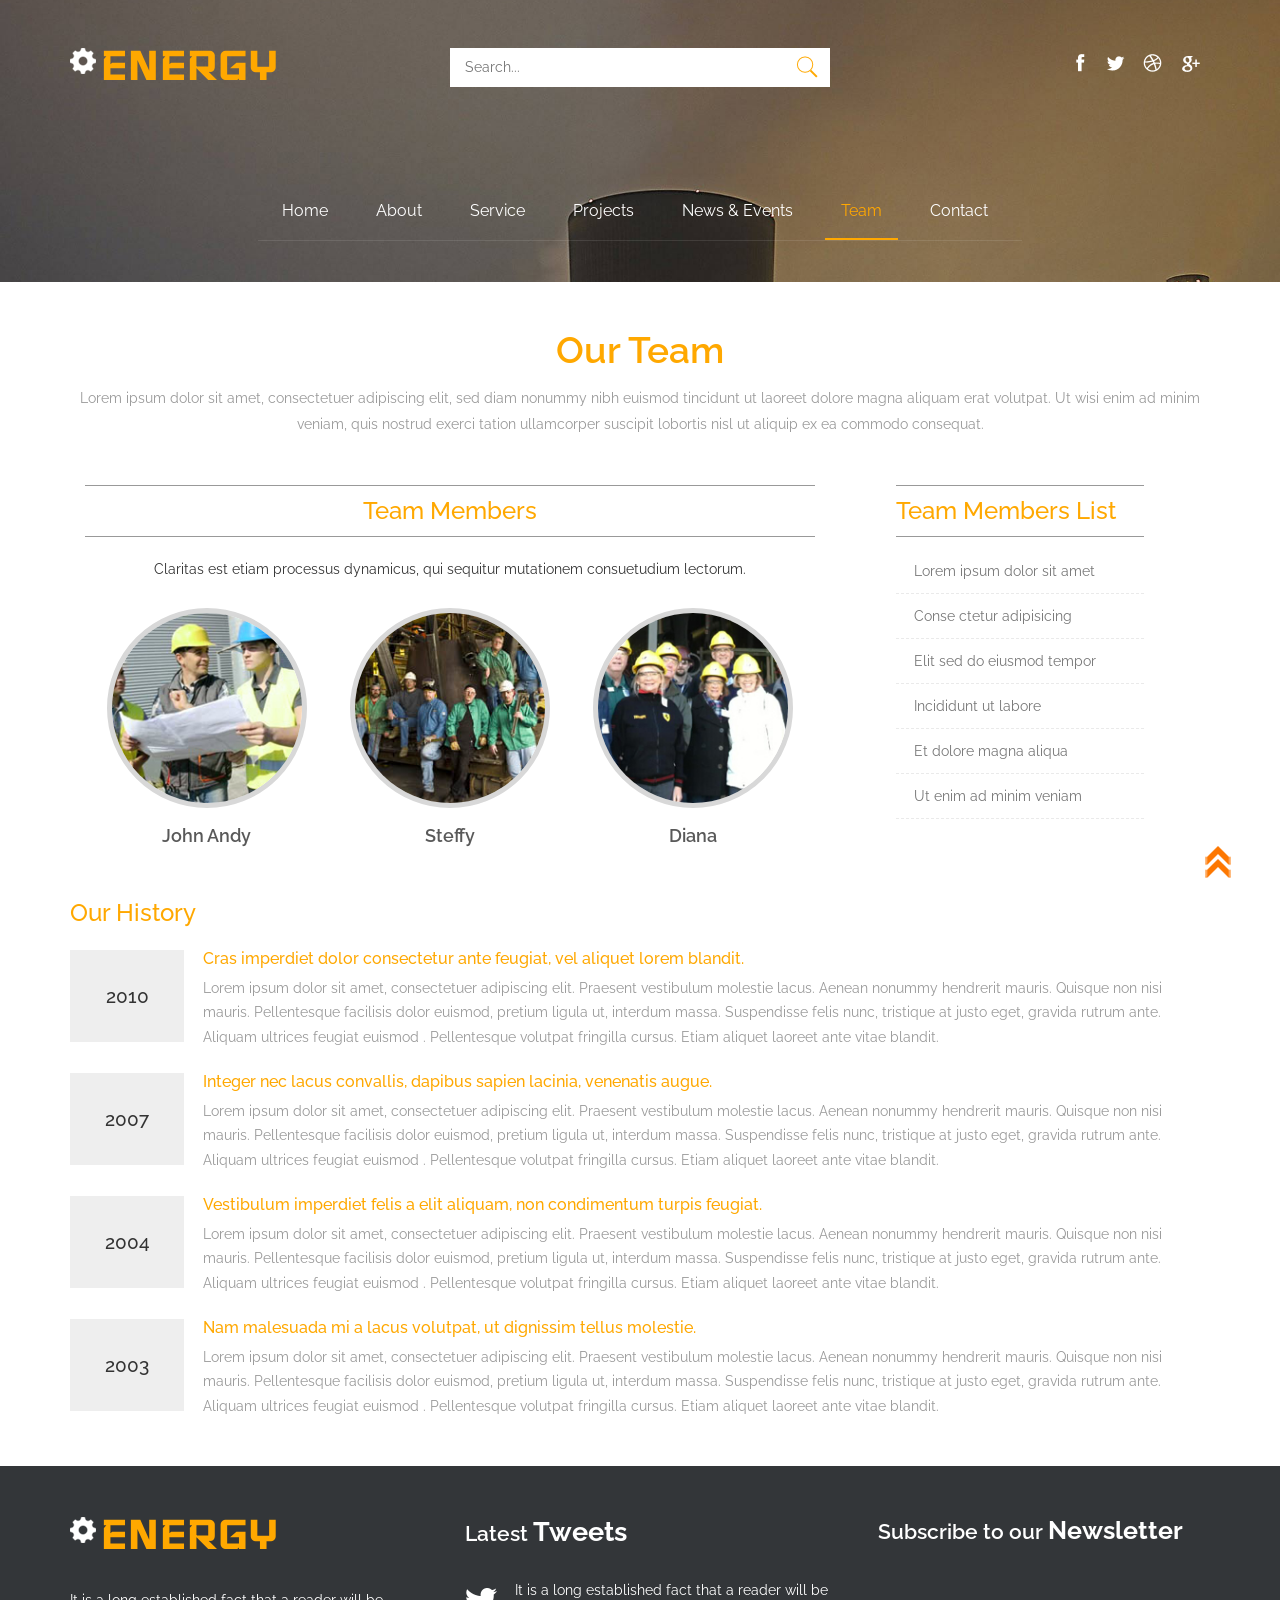
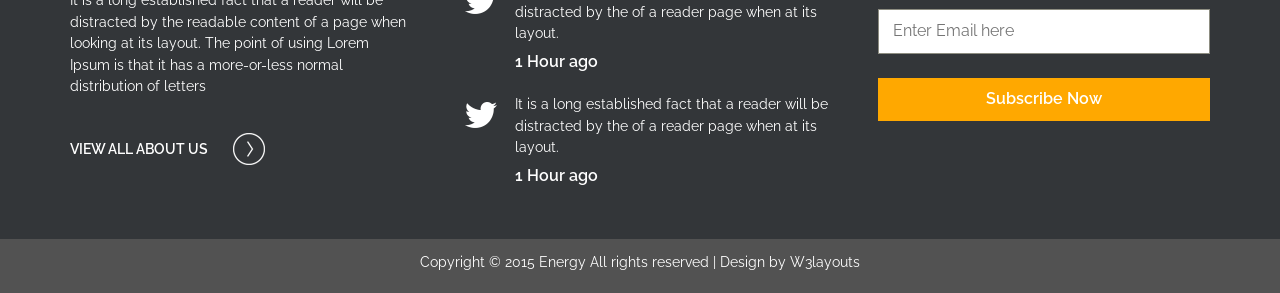
<file: phpTests/web/team.html>
<!--A Design by W3layouts
Author: W3layout
Author URL: http://w3layouts.com
License: Creative Commons Attribution 3.0 Unported
License URL: http://creativecommons.org/licenses/by/3.0/
-->
<!DOCTYPE HTML>
<html>
<head>
<title>Energy a Industrial Category Flat Bootstarp Responsive Website Template | Team :: w3layouts</title>
<link href="css/bootstrap.css" rel='stylesheet' type='text/css' />
<!-- jQuery (necessary JavaScript plugins) -->
<script src="js/jquery.min.js"></script>
<!-- Custom Theme files -->
<link href="css/style.css" rel='stylesheet' type='text/css' />
<!-- Custom Theme files -->
<!--//theme-style-->
<meta name="viewport" content="width=device-width, initial-scale=1">
<meta http-equiv="Content-Type" content="text/html; charset=utf-8" />
<meta name="keywords" content="Energy Responsive web template, Bootstrap Web Templates, Flat Web Templates, Andriod Compatible web template, 
Smartphone Compatible web template, free webdesigns for Nokia, Samsung, LG, SonyErricsson, Motorola web design" />
<script type="application/x-javascript"> addEventListener("load", function() { setTimeout(hideURLbar, 0); }, false); function hideURLbar(){ window.scrollTo(0,1); } </script>
<link href='http://fonts.googleapis.com/css?family=Montserrat|Raleway:400,200,300,500,600,700,800,900,100' rel='stylesheet' type='text/css'>
<link href='http://fonts.googleapis.com/css?family=Iceland' rel='stylesheet' type='text/css'>  
<!--/animated-css-->
<script type="text/javascript" src="js/move-top.js"></script>
<script type="text/javascript" src="js/easing.js"></script>
<!--/script-->
<script type="text/javascript">
			jQuery(document).ready(function($) {
				$(".scroll").click(function(event){		
					event.preventDefault();
					$('html,body').animate({scrollTop:$(this.hash).offset().top},900);
				});
			});
</script>
<!--script-->
</head>
<body>
<!-- banner -->
<div class="banner banner2">
	 <div class="container">
		 <div class="header">
				<div class="col-md-4 head-logo">
				 	<h1><a href="index.html"><img src="images/engry.png" alt=""/>ENERGY</a></h1>
				</div>
				<div class="col-md-4 search">					
				    <form>
					<input type="text" value="" placeholder="Search...">
					<input type="submit" value="">
					</form>					
				</div>
				<div class="col-md-4 social">
				   <ul>
						<li><a href="#"><i class="facebook"></i></a></li>
						<li><a href="#"><i class="twitter"></i></a></li>
						<li><a href="#"><i class="dribble"></i></a></li>	
						<li><a href="#"><i class="google"></i></a></li>										
				  </ul>
				</div>
				<div class="clearfix"> </div>
		 </div>
		 <div class="top-menu">
			 <span class="menu"><img src="images/nav-icon.png"></span>
			 <ul class="menu2">
					 <li><a href="index.html">Home</a></li>
					 <li><a href="index.html">About</a></li>	
					 <li><a href="index.html">Service</a></li>
					 <li><a href="projects.html">Projects</a></li>					 
					 <li><a href="news.html">News & Events</a></li>	
                     <li class="active"><a href="team.html">Team</a></li>							 
					 <li><a href="contact.html">Contact</a></li>					 
						<div class="clearfix"></div>
				 </ul>
				 <!-- script-for-menu -->
		 <script>					
					$("span.menu").click(function(){
						$(".top-menu ul").slideToggle("slow" , function(){
						});
					});
		 </script>
		 <!-- script-for-menu -->	
		 </div>
	 </div>	 
</div>
<!---->	
<div class="team">
	 <div class="container">
		 <div class="team_head">
		 <h2>Our Team</h2>
		 <p>Lorem ipsum dolor sit amet, consectetuer adipiscing elit, sed diam nonummy nibh euismod 
		 tincidunt ut laoreet dolore magna aliquam erat volutpat. Ut wisi enim ad minim veniam, 
		 quis nostrud exerci tation ullamcorper suscipit lobortis nisl ut aliquip ex ea commodo consequat. </p>
		 </div>
		 <div class="team-sec">
		 <div class="col-md-8 team-grid text-center">										 
					  <h3>Team Members</h3>
					  <p>Claritas est etiam processus dynamicus, qui sequitur mutationem consuetudium lectorum.</p>
					  <ul id="flexiselDemo3">
						<li>
							<div class="biseller-column teams">
							<img src="images/t1.jpg" alt=""/>	
							<h4>John Andy</h4>
							</div>
						</li>
						<li>
							<div class="biseller-column teams">
							<img src="images/t2.jpg" alt=""/>	
							<h4>Steffy</h4>						
							</div>
						</li>
						<li>
							<div class="biseller-column teams">
							<img src="images/t3.jpg" alt=""/>	
							<h4>Diana</h4>							
							</div>
						</li>
						<li>
							<div class="biseller-column teams">
							<img src="images/t4.jpg" alt=""/>	
							<h4>John Kramer</h4>						
							</div>
						</li>
						<li>
							<div class="biseller-column teams">
							<img src="images/t2.jpg" alt=""/>	
							<h4>Steffy</h4>							
							</div>
						</li>						
			     	   </ul>
		 </div>			 		 
				<script type="text/javascript">
				 $(window).load(function() {
					$("#flexiselDemo3").flexisel({
						visibleItems: 3,
						animationSpeed: 1000,
						autoPlay: true,
						autoPlaySpeed: 3000,    		
						pauseOnHover: true,
						enableResponsiveBreakpoints: true,
				    	responsiveBreakpoints: { 
				    		portrait: { 
				    			changePoint:480,
				    			visibleItems: 1
				    		}, 
				    		landscape: { 
				    			changePoint:640,
				    			visibleItems: 2
				    		},
				    		tablet: { 
				    			changePoint:768,
				    			visibleItems: 3
				    		},
							ipad2: { 
				    			changePoint:768,
				    			visibleItems: 3
				    		}
				    	}
				    });
				    
				});
			   </script>			
			   <script type="text/javascript" src="js/jquery.flexisel.js"></script>
			 
		 <div class="col-md-4 t_list">
				  <div class="team-sidebar">
						<h3>Team Members List</h3>
					   <ul>
						  <li><a href="#"><span> </span>Lorem ipsum dolor sit amet</a></li>
						  <li><a href="#"><span> </span>Conse ctetur adipisicing</a></li>
						  <li><a href="#"><span> </span>Elit sed do eiusmod tempor</a></li>
						  <li><a href="#"><span> </span>Incididunt ut labore</a></li>
						  <li><a href="#"><span> </span>Et dolore magna aliqua</a></li>
						  <li><a href="#"><span> </span>Ut enim ad minim veniam</a></li>
					  </ul>							  
				 </div>						
		 </div>		 
			<div class="clearfix"></div>
		 </div>
		 <div class="history">
			  <h3>Our History</h3>
			  <div class="history_grids">
				 <div class="list-grid">
					 <div class="list-year"><h4>2010</h4></div>
					 <div class="histry_info">
						 <h5>Cras imperdiet dolor consectetur ante feugiat, vel aliquet lorem blandit.</h5>
						 <p>Lorem ipsum dolor sit amet, consectetuer adipiscing elit. Praesent vestibulum molestie lacus. Aenean nonummy hendrerit mauris.
						 Quisque non nisi mauris. Pellentesque facilisis dolor euismod, pretium ligula ut, interdum massa. Suspendisse felis nunc, tristique at justo eget, gravida rutrum ante. Aliquam ultrices feugiat euismod
						 . Pellentesque volutpat fringilla cursus. Etiam aliquet laoreet ante vitae blandit.</p>
					 </div>
					 <div class="clearfix"></div>
				 </div>
				 <div class="list-grid">
					 <div class="list-year"><h4>2007</h4></div>
					 <div class="histry_info">
						 <h5>Integer nec lacus convallis, dapibus sapien lacinia, venenatis augue.</h5>
						 <p>Lorem ipsum dolor sit amet, consectetuer adipiscing elit. Praesent vestibulum molestie lacus. Aenean nonummy hendrerit mauris.
						 Quisque non nisi mauris. Pellentesque facilisis dolor euismod, pretium ligula ut, interdum massa. Suspendisse felis nunc, tristique at justo eget, gravida rutrum ante. Aliquam ultrices feugiat euismod
						 . Pellentesque volutpat fringilla cursus. Etiam aliquet laoreet ante vitae blandit.</p>
					 </div>
					 <div class="clearfix"></div>
				 </div>
				 <div class="list-grid">
					 <div class="list-year"><h4>2004</h4></div>
					 <div class="histry_info">
						 <h5>Vestibulum imperdiet felis a elit aliquam, non condimentum turpis feugiat.</h5>
						 <p>Lorem ipsum dolor sit amet, consectetuer adipiscing elit. Praesent vestibulum molestie lacus. Aenean nonummy hendrerit mauris.
						 Quisque non nisi mauris. Pellentesque facilisis dolor euismod, pretium ligula ut, interdum massa. Suspendisse felis nunc, tristique at justo eget, gravida rutrum ante. Aliquam ultrices feugiat euismod
						 . Pellentesque volutpat fringilla cursus. Etiam aliquet laoreet ante vitae blandit.</p>
					 </div>
					 <div class="clearfix"></div>
				 </div>
				 <div class="list-grid">
					 <div class="list-year"><h4>2003</h4></div>
					 <div class="histry_info">
						 <h5>Nam malesuada mi a lacus volutpat, ut dignissim tellus molestie.</h5>
						 <p>Lorem ipsum dolor sit amet, consectetuer adipiscing elit. Praesent vestibulum molestie lacus. Aenean nonummy hendrerit mauris.
						 Quisque non nisi mauris. Pellentesque facilisis dolor euismod, pretium ligula ut, interdum massa. Suspendisse felis nunc, tristique at justo eget, gravida rutrum ante. Aliquam ultrices feugiat euismod
						 . Pellentesque volutpat fringilla cursus. Etiam aliquet laoreet ante vitae blandit.</p>
					 </div>
					 <div class="clearfix"></div>
				 </div>
			  </div>
		 </div>
	 </div>
</div>
<!---->
<div class="footer1">
	 <div class="container">
		 <div class="ftr1-grids">
				<div class="col-md-4 ftr-grid1">
					 <div class="head-logo logo">
						 <h1><a href="index.html"><img src="images/engry.png" alt=""/>ENERGY</a></h1>
					 </div>
					 <p>It is a long established fact that a reader will be distracted by the readable content of a page when looking at its layout. 
					 The point of using Lorem Ipsum is that it has a more-or-less normal distribution of letters</p>
					 <a class="view" href="#">View ALL ABOUT US <i class="view"></i></a>				 
				</div>
				<div class="col-md-4 frt-grid2">
					 <h3>Latest <span>Tweets</span></h3>
					 <div class="ftr-grid">
						 <p>It is a long established fact that a 
						 reader will be distracted by the of a reader page when at its layout.</p>
						 <a href="#">1 Hour ago</a>
					 </div>
					 <div class="ftr-grid">
						 <p>It is a long established fact that a 
						 reader will be distracted by the of a reader page when at its layout.</p>
						 <a href="#">1 Hour ago</a>
					 </div>
				</div>
				<div class="col-md-4 ftr-grid3">
					 <h3>Subscribe to our <span>Newsletter</span></h3>
					 <form>
						 <input type="text" placeholder="Enter Email here" required/>
						 <input type="submit" value="Subscribe Now"/>
					 </form>
				</div>
				<div class="clearfix"></div>
		 </div>
	 </div>
</div>
<!---->
<div class="copywrite">
		 <div class="container">		 
				 <p>Copyright © 2015 Energy All rights reserved | Design by <a href="http://w3layouts.com" target="_blank">W3layouts</a></p>
		</div>
</div>
<!---->
<!---->
<script type="text/javascript">
		$(document).ready(function() {
				/*
				var defaults = {
				containerID: 'toTop', // fading element id
				containerHoverID: 'toTopHover', // fading element hover id
				scrollSpeed: 1200,
				easingType: 'linear' 
				};
				*/
		$().UItoTop({ easingType: 'easeOutQuart' });
});
</script>
<a href="#to-top" id="toTop" style="display: block;"> <span id="toTopHover" style="opacity: 1;"> </span></a>
<!----> 


</body>
</html>
</file>
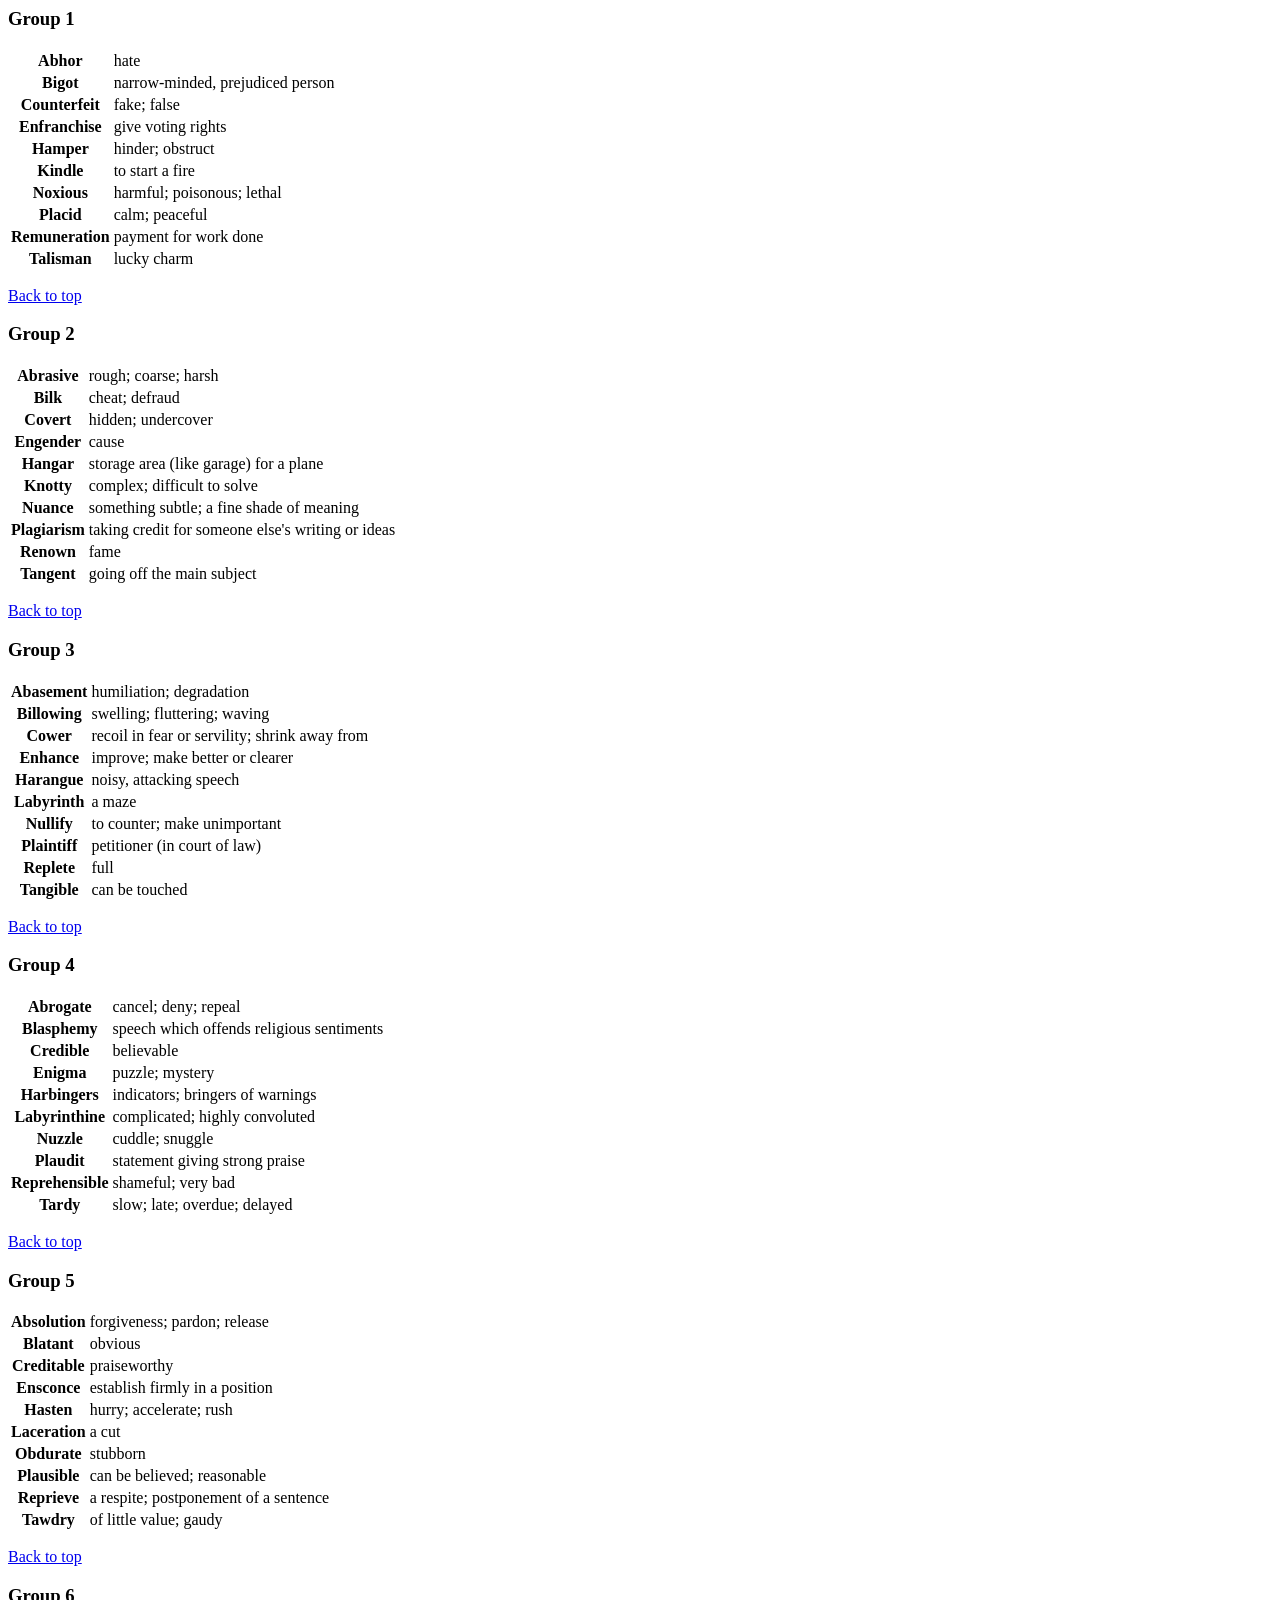
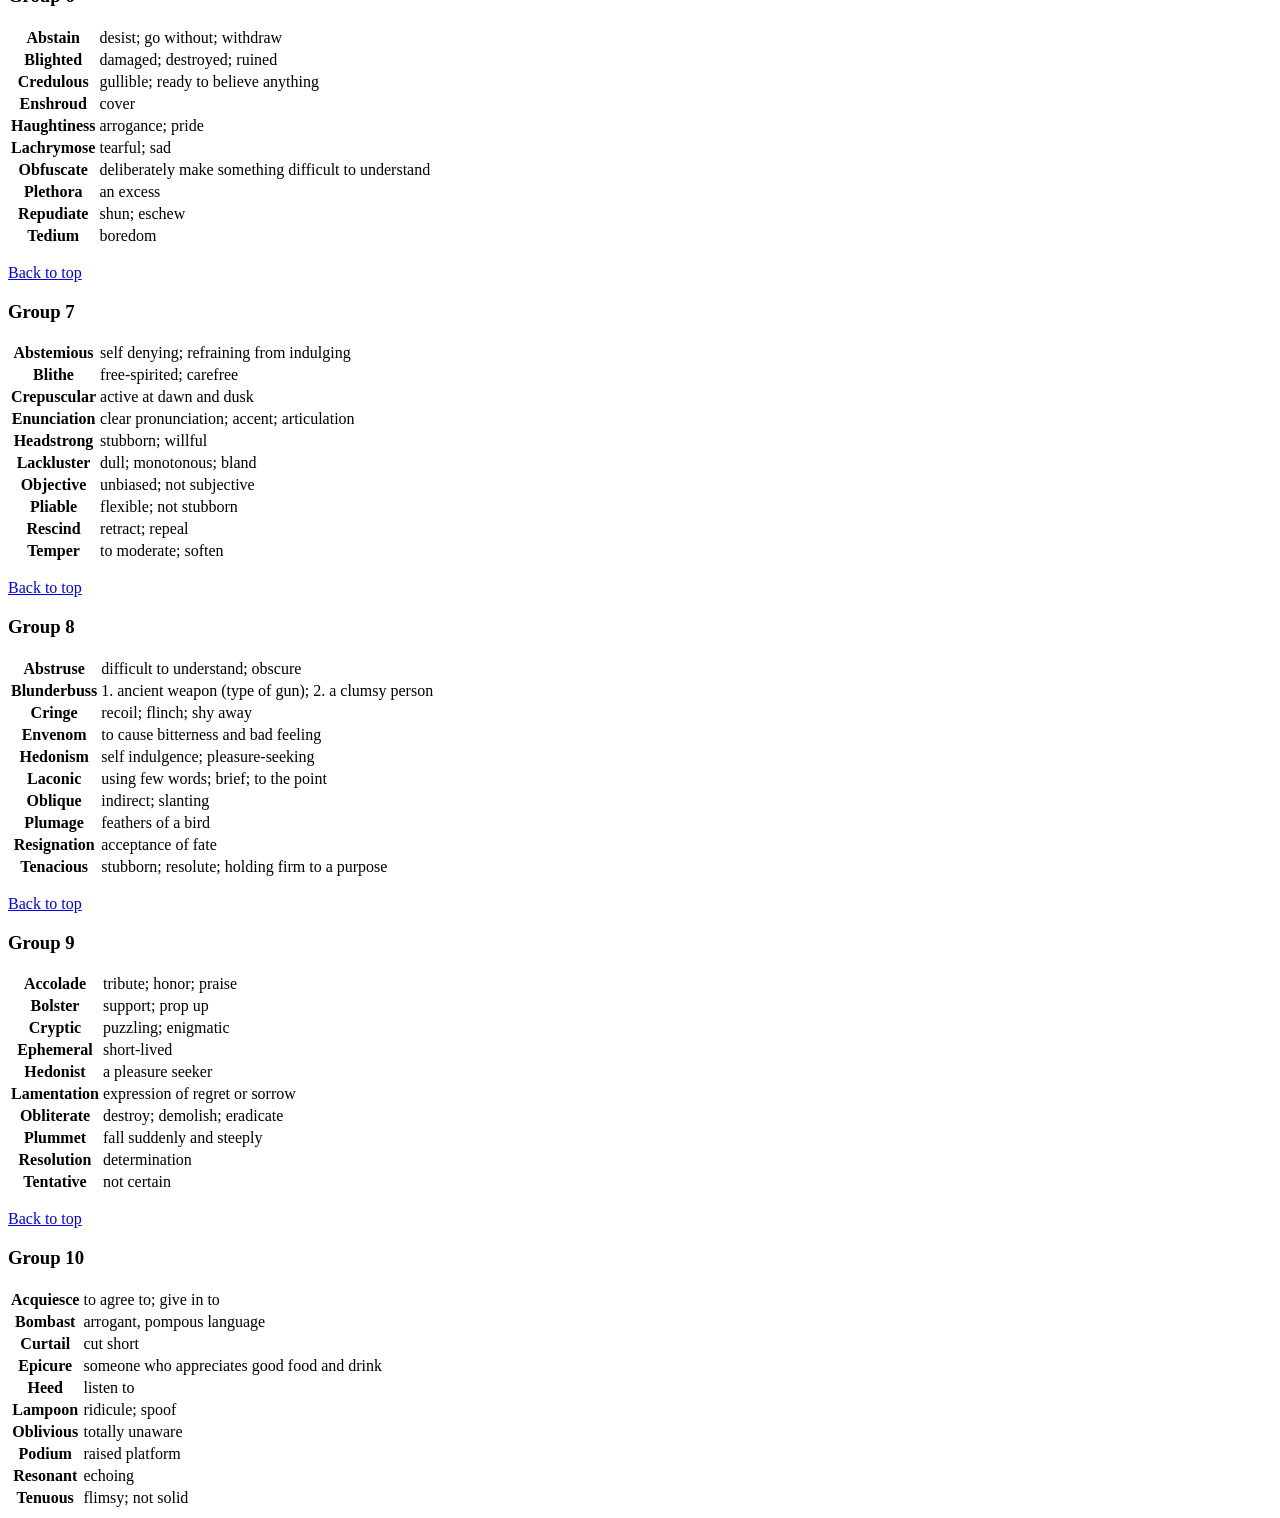
<file: python/PycharmProjects/cl/sampleWordlist.html>
<html><body>
<h3>Group 1</h3><a name="1"></a><table class="wordlist"><tr><th>Abhor</th><td>hate</td></tr>
<tr><th>Bigot</th><td>narrow-minded, prejudiced person</td></tr>
<tr><th>Counterfeit</th><td>fake; false</td></tr>
<tr><th>Enfranchise</th><td>give voting rights</td></tr>
<tr><th>Hamper</th><td>hinder; obstruct</td></tr>
<tr><th>Kindle</th><td>to start a fire</td></tr>
<tr><th>Noxious</th><td>harmful; poisonous; lethal</td></tr>
<tr><th>Placid</th><td>calm; peaceful</td></tr>
<tr><th>Remuneration</th><td>payment for work done</td></tr>
<tr><th>Talisman</th><td>lucky charm</td></tr>
</table>
<p><a href="#top">Back to top</a></p>
<h3>Group 2</h3><a name="2"></a><table class="wordlist">
<tr><th>Abrasive</th><td>rough; coarse; harsh</td></tr>
<tr><th>Bilk</th><td>cheat; defraud</td></tr>
<tr><th>Covert</th><td>hidden; undercover</td></tr>
<tr><th>Engender</th><td>cause</td></tr>
<tr><th>Hangar</th><td>storage area (like garage) for a plane</td></tr>
<tr><th>Knotty</th><td>complex; difficult to solve</td></tr>
<tr><th>Nuance</th><td>something subtle; a fine shade of meaning</td></tr>
<tr><th>Plagiarism</th><td>taking credit for someone else's writing or ideas</td></tr>
<tr><th>Renown</th><td>fame</td></tr>
<tr><th>Tangent</th><td>going off the main subject</td></tr>
</table>
<p><a href="#top">Back to top</a></p>
<h3>Group 3</h3><a name="3"></a><table class="wordlist">
<tr><th>Abasement</th><td>humiliation; degradation</td></tr>
<tr><th>Billowing</th><td>swelling; fluttering; waving</td></tr>
<tr><th>Cower</th><td>recoil in fear or servility; shrink away from</td></tr>
<tr><th>Enhance</th><td>improve; make better or clearer</td></tr>
<tr><th>Harangue</th><td>noisy, attacking speech</td></tr>
<tr><th>Labyrinth</th><td>a maze</td></tr>
<tr><th>Nullify</th><td>to counter; make unimportant</td></tr>
<tr><th>Plaintiff</th><td>petitioner (in court of law)</td></tr>
<tr><th>Replete</th><td>full</td></tr>
<tr><th>Tangible</th><td>can be touched</td></tr>
</table>
<p><a href="#top">Back to top</a></p>
<h3>Group 4</h3><a name="4"></a><table class="wordlist">
<tr><th>Abrogate</th><td>cancel; deny; repeal</td></tr>
<tr><th>Blasphemy</th><td>speech which offends religious sentiments</td></tr>
<tr><th>Credible</th><td>believable</td></tr>
<tr><th>Enigma</th><td>puzzle; mystery</td></tr>
<tr><th>Harbingers</th><td>indicators; bringers of warnings</td></tr>
<tr><th>Labyrinthine</th><td>complicated; highly convoluted</td></tr>
<tr><th>Nuzzle</th><td>cuddle; snuggle</td></tr>
<tr><th>Plaudit</th><td>statement giving strong praise</td></tr>
<tr><th>Reprehensible</th><td>shameful; very bad</td></tr>
<tr><th>Tardy</th><td>slow; late; overdue; delayed</td></tr>
</table>
<p><a href="#top">Back to top</a></p>
<h3>Group 5</h3><a name="5"></a><table class="wordlist">
<tr><th>Absolution</th><td>forgiveness; pardon; release</td></tr>
<tr><th>Blatant</th><td>obvious</td></tr>
<tr><th>Creditable</th><td>praiseworthy</td></tr>
<tr><th>Ensconce</th><td>establish firmly in a position</td></tr>
<tr><th>Hasten</th><td>hurry; accelerate; rush</td></tr>
<tr><th>Laceration</th><td>a cut</td></tr>
<tr><th>Obdurate</th><td>stubborn</td></tr>
<tr><th>Plausible</th><td>can be believed; reasonable</td></tr>
<tr><th>Reprieve</th><td>a respite; postponement of a sentence</td></tr>
<tr><th>Tawdry</th><td>of little value; gaudy</td></tr>
</table>
<p><a href="#top">Back to top</a></p>
<h3>Group 6</h3><a name="6"></a><table class="wordlist">
<tr><th>Abstain</th><td>desist; go without; withdraw</td></tr>
<tr><th>Blighted</th><td>damaged; destroyed; ruined</td></tr>
<tr><th>Credulous</th><td>gullible; ready to believe anything</td></tr>
<tr><th>Enshroud</th><td>cover</td></tr>
<tr><th>Haughtiness</th><td>arrogance; pride</td></tr>
<tr><th>Lachrymose</th><td>tearful; sad</td></tr>
<tr><th>Obfuscate</th><td>deliberately make something difficult to understand</td></tr>
<tr><th>Plethora</th><td>an excess</td></tr>
<tr><th>Repudiate</th><td>shun; eschew</td></tr>
<tr><th>Tedium</th><td>boredom</td></tr>
</table>
<p><a href="#top">Back to top</a></p>
<h3>Group 7</h3><a name="7"></a><table class="wordlist">
<tr><th>Abstemious</th><td>self denying; refraining from indulging</td></tr>
<tr><th>Blithe</th><td>free-spirited; carefree</td></tr>
<tr><th>Crepuscular</th><td>active at dawn and dusk</td></tr>
<tr><th>Enunciation</th><td>clear pronunciation; accent; articulation</td></tr>
<tr><th>Headstrong</th><td>stubborn; willful</td></tr>
<tr><th>Lackluster</th><td>dull; monotonous; bland</td></tr>
<tr><th>Objective</th><td>unbiased; not subjective</td></tr>
<tr><th>Pliable</th><td>flexible; not stubborn</td></tr>
<tr><th>Rescind</th><td>retract; repeal</td></tr>
<tr><th>Temper</th><td>to moderate; soften</td></tr>
</table>
<p><a href="#top">Back to top</a></p>
<h3>Group 8</h3><a name="8"></a><table class="wordlist">
<tr><th>Abstruse</th><td>difficult to understand; obscure</td></tr>
<tr><th>Blunderbuss</th><td>1. ancient weapon (type of gun); 2. a clumsy person</td></tr>
<tr><th>Cringe</th><td>recoil; flinch; shy away</td></tr>
<tr><th>Envenom</th><td>to cause bitterness and bad feeling</td></tr>
<tr><th>Hedonism</th><td>self indulgence; pleasure-seeking</td></tr>
<tr><th>Laconic</th><td>using few words; brief; to the point</td></tr>
<tr><th>Oblique</th><td>indirect; slanting</td></tr>
<tr><th>Plumage</th><td>feathers of a bird</td></tr>
<tr><th>Resignation</th><td>acceptance of fate</td></tr>
<tr><th>Tenacious</th><td>stubborn; resolute; holding firm to a purpose</td></tr>
</table>
<p><a href="#top">Back to top</a></p>
<h3>Group 9</h3><a name="9"></a><table class="wordlist">
<tr><th>Accolade</th><td>tribute; honor; praise</td></tr>
<tr><th>Bolster</th><td>support; prop up</td></tr>
<tr><th>Cryptic</th><td>puzzling; enigmatic</td></tr>
<tr><th>Ephemeral</th><td>short-lived</td></tr>
<tr><th>Hedonist</th><td>a pleasure seeker</td></tr>
<tr><th>Lamentation</th><td>expression of regret or sorrow</td></tr>
<tr><th>Obliterate</th><td>destroy; demolish; eradicate</td></tr>
<tr><th>Plummet</th><td>fall suddenly and steeply</td></tr>
<tr><th>Resolution</th><td>determination</td></tr>
<tr><th>Tentative</th><td>not certain</td></tr>
</table>
<p><a href="#top">Back to top</a></p>
<h3>Group 10</h3><a name="10"></a><table class="wordlist">
<tr><th>Acquiesce</th><td>to agree to; give in to</td></tr>
<tr><th>Bombast</th><td>arrogant, pompous language</td></tr>
<tr><th>Curtail</th><td>cut short</td></tr>
<tr><th>Epicure</th><td>someone who appreciates good food and drink</td></tr>
<tr><th>Heed</th><td>listen to</td></tr>
<tr><th>Lampoon</th><td>ridicule; spoof</td></tr>
<tr><th>Oblivious</th><td>totally unaware</td></tr>
<tr><th>Podium</th><td>raised platform</td></tr>
<tr><th>Resonant</th><td>echoing</td></tr>
<tr><th>Tenuous</th><td>flimsy; not solid</td></tr>
</table>
</body></html>
</file>
<file: phpTests/web/css/style.css>
/*
Author: W3layout
Author URL: http://w3layouts.com
License: Creative Commons Attribution 3.0 Unported
License URL: http://creativecommons.org/licenses/by/3.0/
*/
h4, h5, h6,
h1, h2, h3 {margin: 0;}
ul, ol {margin: 0; padding:0;}
p {margin: 0;}
html, body{
	font-family: 'Raleway', sans-serif;
	font-size: 100%;
	background: #ffffff;
}
body a{
	transition:0.5s all;
	-webkit-transition:0.5s all;
	-moz-transition:0.5s all;
	-o-transition:0.5s all;
	-ms-transition:0.5s all;
}
.row{
	margin:0;
}
.breadcrumb{
	margin:2em 0;
}	
a#toTop {
  margin-right: 0!IMPORTANT;
}
/*-- header_top --*/
.banner{
  background: url(../images/bnr2.jpg) no-repeat 0px -125px;
  min-height: 855px;
  background-size: cover;
  position: relative;
}
.head-logo h1 a{
	font-family: 'Iceland', cursive;
	font-weight:600;
	text-decoration:none;
	color: #ffa800;
	font-size:1.5em;
	  line-height: 0;
}
.head-logo h1 a img{
	vertical-align:top;
	margin-right:3px;
}
.head-logo{
  padding:0;
}
.header{
	margin-top:3em;
}
.search {
  position: relative;
  background: #fff;
  padding: 0;
}
.search input[type="text"] {
  margin: 0px 0;
  padding: 9px 0px 9px 15px;
  outline: none;
  color: #5a5a5a;
  background: none;
  border: none;
  position: relative;
  font-size: 0.9em;
  -webkit-appearance: none;
  width:88%
}
.search input[type="submit"] {
  background: url('../images/search1.png') no-repeat 13px 3px;
  border: none;
  cursor: pointer;
  width: 46px;
  outline: none;
  position: absolute;
  height: 31px;
  top: 4px;
  right: 2px;
}
.social {
  text-align: right;
  padding: 0;
}
.social i {
  width: 27px;
  height: 27px;
  background: url('../images/social2.png') no-repeat 0px 0px;
  display: inline-block;
  margin: 0 4px;
}
.social ul li{
	display:inline-block;
}
a i.facebook {
  background-position: -3px -2px;
}
a i.facebook:hover {
  background-position: -3px -36px;
}
a i.twitter {
  background-position: -43px -3px;
}
a i.twitter:hover {
  background-position: -43px -36px;
}
a i.dribble {
  background-position: -83px -3px;
}
a i.dribble:hover {
  background-position: -83px -36px;
}
a i.google {
  background-position: -126px -2px;
}
a i.google:hover {
  background-position: -126px -36px;
}
.top-menu{
	margin:7em auto 0 auto;
	width:67%;
}
.top-menu ul li{
	display:inline-block;
	float:left;
	margin: 0 0.5em;
}
.top-menu ul li a{
	text-decoration:none;
	padding:1em;
	display:block;
	color:#fff;
	font-size:1em;
	font-weight:400;
}
.top-menu ul{
	border-bottom:1px solid rgba(255, 255, 255, 0.1);
}
.top-menu ul li.active a{
	color: #ffa800;
	border-bottom:2px solid #ffa800;
}
.top-menu ul li a:hover{
	border-bottom:2px solid #ffa800;
	color: #ffa800;
}
.top-menu span img{
	display:none;
}
/*---*/
.banner-info {
  text-align: center;
  margin: 13em 0 0 0;
}
.banner-info h3{
  color: #FFF;
  margin: 0;
  font-size: 3.5em;
  font-weight: 600;
  padding-bottom: 0.5em;
}
.banner-info p{
	color: #FFF;
	font-size: 0.95em;
	line-height: 1.8em;
}
/*------------------ Slider Part starts Here----------*/
#slider2,
#slider3 {
  box-shadow: none;
  -moz-box-shadow: none;
  -webkit-box-shadow: none;
  margin: 0 auto;
}
.rslides_tabs {
  list-style: none;
  padding: 0;
  background: rgba(0,0,0,.25);
  box-shadow: 0 0 1px rgba(255,255,255,.3), inset 0 0 5px rgba(0,0,0,1.0);
  -moz-box-shadow: 0 0 1px rgba(255,255,255,.3), inset 0 0 5px rgba(0,0,0,1.0);
  -webkit-box-shadow: 0 0 1px rgba(255,255,255,.3), inset 0 0 5px rgba(0,0,0,1.0);
  font-size: 18px;
  list-style: none;
  margin: 0 auto 50px;
  max-width: 540px;
  padding: 10px 0;
  text-align: center;
  width: 100%;
}
.rslides_tabs li {
  display: inline;
  float: none;
  margin-right: 1px;
}
.rslides_tabs a {
  width: auto;
  line-height: 20px;
  padding: 9px 20px;
  height: auto;
  background: transparent;
  display: inline;
}
.rslides_tabs li:first-child {
  margin-left: 0;
}
.rslides_tabs .rslides_here a {
  background: rgba(255,255,255,.1);
  color: #fff;
  font-weight: bold;
}
.events {
  list-style: none;
}
.callbacks_container {
  position: relative;
  float: left;
  width: 100%;
}
.callbacks {
  position: relative;
  list-style: none;
  overflow: hidden;
  width: 100%;
  padding: 0;
  margin: 0;
}
.callbacks li {
  position: absolute;
  width: 100%;
  left: 0;
  top: 0;
}
.callbacks img {
  position: relative;
  z-index: 1;
  height: auto;
  border: 0;
}
.callbacks .caption {
	display: block;
	position: absolute;
	z-index: 2;
	font-size: 20px;
	text-shadow: none;
	color: #fff;
	left: 0;
	right: 0;
	padding: 10px 20px;
	margin: 0;
	max-width: none;
	top: 10%;
	text-align: center;
}
.callbacks_nav {
  	position: absolute;
	-webkit-tap-highlight-color: rgba(0,0,0,0);
	top: 52%;
	left: 0;
	opacity: 0.7;
	z-index: 3;
	text-indent: -9999px;
	overflow: hidden;
	text-decoration: none;
	height: 61px;
	width: 55px;
	background: transparent url("../images/themes.png") no-repeat left top;
	margin-top: -65px;
}
.callbacks_nav:active {
  opacity: 1.0;
}
.callbacks_nav.next {
  left: auto;
  background-position: right top;
  right: 0;
}
#slider3-pager a,#slider2-pager a {
  display: inline-block;
}
#slider3-pager span,#slider2-pager span{
  float: left;
}
#slider3-pager span,#slider2-pager span{
	width:100px;
	height:15px;
	background:#fff;
	display:inline-block;
	border-radius:30em;
	opacity:0.6;
}
#slider3-pager .rslides_here a,#slider2-pager .rslides_here a {
  background: #FFF;
  border-radius:30em;
  opacity:1;
}
#slider3-pager a {
  padding: 0;
}
#slider3-pager li,#slider2-pager li{
	display:inline-block;
}
.rslides {
  position: relative;
  list-style: none;
  overflow: hidden;
  width: 100%;
  padding: 0;
  margin: 0;
}
.rslides li {
  -webkit-backface-visibility: hidden;
  position: absolute;
  display: none;
  width: 100%;
  left: 0;
  top: 0;
}
.rslides li{
  position: relative;
  display: block;
  float: left;
}
.rslides img {
  height: auto;
  border: 0;
  width:100%;
}
.callbacks_tabs{
  list-style: none;
  position: absolute;
  top: 127%;
  z-index: 999;
  left: 45%;
  padding: 0;
  margin: 0;
}
.slider-top{
	text-align: center;
	padding:10em 0;
}
.slider-top h1{
	font-weight:700;
	font-size:48px;
	color:#010101;
}
.slider-top p{
	font-weight:400;
	font-size:20px;
	padding:1em 7em;
	color:#010101;
}
.slider-top ul.social-slide{
	display:inline-flex;
	margin: 0px;
	padding: 0px;
}
ul.social-slide li i{
	width:70px;
	height:74px;
	background:url(../images/img-resources.png)no-repeat;
	display: inline-block;
	margin:0px 15px;
}
ul.social-slide li i.win{
	background-position:-6px 0px;
}
ul.social-slide li i.android{
	background-position:-110px 0px;
}
ul.social-slide li i.mac{
	background-position:-215px 0px;
}
.callbacks_tabs li{
	display: inline-block;
	margin: 0 .5em;
}
@media screen and (max-width: 600px) {
  .callbacks_nav {
    top: 47%;
    }
}
/*----*/
.callbacks_tabs a{
 visibility: hidden;
}
.callbacks_tabs a:after {
  content: "\f111";
  font-size:0;
  font-family: FontAwesome;
  visibility: visible;
  display: block;
  height:15px;
  width:15px;
  display:inline-block;
  border:2px solid #FFF;
  border-radius: 30px;
  -webkit-border-radius: 30px;
  -moz-border-radius: 30px;
  -o-border-radius: 30px;
  -ms-border-radius: 30px;
}
.callbacks_here a:after{
	border: 2px solid #FFFFFF;
	background: #FFF;
}
/*--about--*/
.about{
	padding:3em 0;
}
.about-grids {
  margin: 4em 0;
}
.about h3,.service-head h3 {
  text-align: center;
  font-size: 2.3em;
  font-weight: 600;
  color: #ffa800;
}
.about-head p,.service-head p{
  text-align: center;
  color: #999;
  line-height: 1.8em;
  font-size: 0.9em;
  width: 85%;
  margin:0 auto;
}
.about-head span,.service-head span{
	background:#ffa800;
	padding:1px 0;
	display:block;
	width:8%;
	margin:1em auto;
}
.icon{
	width: 115px;
  height: 115px;
  display:inline-block;
  border: 1px solid #c4c4c4;
  border-radius: 620px;
  margin-bottom: 1.5em;
  padding: 26px 0px;
}
.btm-info h4{
	color:#333;
	font-size:1.3em;
	margin-bottom:10px;
	font-weight:600;
}
.pic-grid img{
	width:100%;
}
.pic-grid{
	text-align:center;
}
.pic-grid h4{
	text-transform:uppercase;
	font-size:1em;
	font-weight:600;
	padding:12px;
	background:#eee;
}
.bottom-grid p{
	color:#999;
	font-size:0.9em;
	line-height:1.8em;
}
.pic-grid p{
	color:#999;
	font-size:0.9em;
	line-height:1.7em;
	margin-top:12px;
}
/*--service--*/
.services{
	background:#eee;
	padding:4em 0 5em;
}
.service_grids{
	margin-top:4em;
}
.service_grid img{
	margin-bottom:20px;
}
.service_grid h6 a{
	font-weight:600;
	text-decoration:none;
	color:#333;
	font-size:1.5em;
	margin-bottom:8px;
	display:inline-block;
}
.service_grid  p{
	color:#999;
	font-size:0.9em;
}
.service_grid h6 a:hover {
  color: #ffa800;
}
.ser_sec{
	margin-top:5em;
}
/*--slider2--*/
.slider {
  background: url(../images/sld.jpg) no-repeat 0px -156px;
  min-height: 380px;
  background-size: cover;
  padding: 7em 0;
}
.btm_sld{
	position:relative;
}
ul.callbacks2_tabs {
position: absolute;
top: 70%;
z-index: 999;
left: 46%;
}
ul.callbacks2_tabs a {
  visibility: hidden;
}
ul.callbacks2_tabs li{
	display:inline-block;
}
#slider2 li p{
	color:#fff;
	font-size:2.2em;
	text-align:center;
	font-weight:500;
}
.products{
	 margin:6% 0;
}
.product-lists h3,.product-grids h3{
	 color:#ffa800;
	 font-size:1.8em;
	 font-weight:600;	 
}
.product-lists{
	padding:0;
}
ul.list1{
	margin-top:1.5em;
}
ul.list1 li{
	display:block;	
}
ul.list1 li a{ 
	display:block;
	text-decoration:none;
	font-size:0.9em;
	padding:6px 0;
	color:#929292;
	font-weight:400;
}
ul.list1 li a:hover{
	 color:#ffa800;
}
.product-grids {
  padding:0 3em 0 0em;
}
.product-grid {
	 float:left;
	 width:33%;
	 padding:0 15px 0 0;
	 margin-top:2em;
}
.product-grid img{
	width:100%;
	margin-bottom:1.5em;
}
.product-grid h4{	
	margin-bottom:7px;
	font-size:1.1em;
	font-weight:600;	
}
.product-grid h4 a{
	text-decoration:none;
	 color:#2c2c2c;
}
.product-grid h4 a:hover{
	color:#ffa800;
}
.product-grid p{
	color:#929292;
	line-height:1.8em;
	font-size:0.9em;
	font-weight:400;
}
/*--style-1--*/
.footer1{
	background:#333639;
	padding:4% 0;
}
.logo {
	margin-bottom:2em;
}
.logo a img{
	display:inline-block;
}
.ftr-grid1{
	padding-left:0;
}
.ftr-grid1 p{
	color:#fff;
	font-size:0.9em;
	line-height:1.5em;
	margin-bottom:2.5em;
	font-weight:400;
	width:93%;
}
a.view{
	color:#fff;
	font-size:0.9em;
	display:inline-block;
	text-transform:uppercase;
	text-decoration:none;
	font-weight:600;
}
a.view:hover{
	color:#ffa800;
}
.ftr-grid1 a i.view{
	background:url(../images/arw.png) no-repeat 0px 0px;
	display:inline-block;
	width: 48px;
  height: 34px;
  vertical-align: middle;
  margin-left: 1.5em;
}
.ftr-grid{
	background:url(../images/twt.png) no-repeat 0px 9px;
	padding:0 0 0 50px;
}
.frt-grid2 {
	padding-right: 0;
}
.frt-grid2 h3{
	color:#fff;
	font-size:1.3em;
	font-weight:600;
}
.frt-grid2 h3 span{
	color:#fff;
	font-size:1.3em;
	font-weight:700;
}
.ftr-grid{
	margin:2em 0 1.2em 0;
}
.ftr-grid:nth-child(3){
	margin:0;
}
.ftr-grid p{
	color:#fff;
	font-size:0.9em;
	line-height:1.5em;
	margin-bottom:0.5em;
	font-weight:400;
}
.ftr-grid a{
	color:#fff;
	text-decoration:none;
	font-size:1em;
	display:inline-block;
	font-weight:600;
}
.ftr-grid a:hover{
	color:#ffa800;
}
.ftr-grid3 h3{
	color:#fff;
	font-size:1.3em;
	font-weight:600;
}
.ftr-grid3 h3 span{
	color:#fff;
	font-size:1.2em;
	font-weight:700;
}
.ftr-grid3 form input[type="text"] {
	width: 100%;
	padding: 10px 14px;
	border: 1px solid #8d8d81;
	font-size: 1em;
	margin-bottom: 1em;
	color: #333;
	outline: none;
	font-weight: 400;
	background:#fff;
	margin-top:4em;
}
.ftr-grid3{
	padding-right:0;
	padding-left: 3em;
}
.ftr-grid3 form input[type="submit"] {
	width:100%;
	font-size: 1em;
	font-weight: 600;
	color: #fff;
	outline:none;
	padding: 8px 14px;
	background: #ffa800;
	border: 2px solid #ffa800;
	margin-top:0.5em;
	transition: 0.5s all;
		-webkit-transition: 0.5s all;
		-moz-transition: 0.5s all;
		-o-transition: 0.5s all;
		-ms-transition: 0.5s all;
}
.ftr-grid3 form input[type="submit"]:hover{
	background:transparent;
	border: 2px solid #ffa800;
}
.ftr1-bottom{
	background:#1d1f20;
	padding:3em 0;
}
.copywrite {
  background: #525252;
}
.copywrite p {
  color: #fff;
  margin-bottom: 0.5em;
  font-size: 0.85em;
  text-align: center;
  padding: 1em 0;
}
.copywrite p a{
	color:#fff;
}
.copywrite p a:hover{
color:#ffa800;
text-decoration:none;
}
.banner2{
  background: url(../images/bnr2.jpg) no-repeat 0px -125px;
  min-height: 300px;
  background-size: cover;
}
/*--project-sec--*/
.project-sec{
	padding:3em 0 0 0;
}
.project-sec h2,.team_head h2{
    text-align: center;
  font-size: 2.3em;
  font-weight: 600;
  color: #ffa800;
}
/*-- sale-page --*/
.works .clear {
	height: 46px;
}
.box1  .text1 {
	padding-bottom: 1px;
}
.text1 a {
    color:#70616A;
	font-size: 0.9em;
	font-weight: 600;
	margin-bottom: 5px;
	display: block;
}
.text1 a:hover {
	color: #ffa800;
	text-decoration:none;
}
.works{
margin-top:2em;
}
.works h3 {
color: #EB523D;
margin-bottom: 1em;
font-size: 2em;
text-align:center;
}
.container_12 {
	padding: 4em 0 1em 0;
}
.thumb-box7{
	padding: 1em 0 5em 0;
}
a.gal {
	position: relative;
	display: block;
}
a.gal span {
	display: block;
	position: absolute;
	left: 0;
	top: 0;
	right: 0;
	bottom: 0;
	background: url(../images/sr1.png) -102px 0 no-repeat;
}
a.gal:hover span{
	background-position: center center;
}
.prjt-grid{
	width: 22%;
	float: left;
	margin: 2% 3% 0% 0;
}
.box p {
color: #9A9598;
line-height: 1.8em;
font-size: 0.88em;
}
.box img {
	width: 100%;
}
.text1 {
	padding-top:1em;
	margin-bottom: 1em;
}
.box img:hover{
	opacity:0.5;
}
/*-- trypography --*/
.grid_4{
	background:#fff;
	padding:2em 0em 0em 0em;
}  
.grid_5{
	background:#fff;
	padding:1em 0 2em 0;
}
.grid_3 h3{
	margin-bottom:1em;
}
.table td, .table>tbody>tr>td, .table>tbody>tr>th, .table>tfoot>tr>td, .table>tfoot>tr>th, .table>thead>tr>td, .table>thead>tr>th {
  padding: 15px!important;
}
.table > thead > tr > th, .table > tbody > tr > th, .table > tfoot > tr > th, .table > thead > tr > td, .table > tbody > tr > td, .table > tfoot > tr > td {
  font-size: 0.8em;
  color: #999;
}
.table > thead > tr > th, .table > tbody > tr > th, .table > tfoot > tr > th, .table > thead > tr > td, .table > tbody > tr > td, .table > tfoot > tr > td {
  border-top: none !important;
}
.tab-content > .active {
  display: block;
  visibility: visible;
}
.label {
  font-weight: 300 !important;
  border-radius: 4px;
}
.label {
  font-size: 10px;
  padding: 4px 6px;
  border: none;
  text-shadow: none;
}
h4.typ1{
	margin-bottom:15px;
}
h5.typ1{
	margin-bottom:15px;
}
.progress {
  height: 8px;
  box-shadow: none;
}
.progress {
  overflow: hidden;
  height: 20px;
  margin-bottom: 20px;
  background-color: #eeeeee;
  border-radius: 2px;
  -webkit-box-shadow: inset 0 1px 2px rgba(0, 0, 0, 0.1);
  box-shadow: inset 0 1px 2px rgba(0, 0, 0, 0.1);
}
.progress-bar {
  float: left;
  width: 0%;
  height: 100%;
  font-size: 12px;
  line-height: 20px;
  color: #ffffff;
  text-align: center;
  background-color: #03a9f4;
  -webkit-box-shadow: inset 0 -1px 0 rgba(0, 0, 0, 0.15);
  box-shadow: inset 0 -1px 0 rgba(0, 0, 0, 0.15);
  -webkit-transition: width 0.6s ease;
  -o-transition: width 0.6s ease;
  transition: width 0.6s ease;
}
.progress-bar {
  box-shadow: none;
}
.progress-bar-primary {
  background-color: #03a9f4;
}
.progress-bar-info {
  background-color: #00bcd4;
}
.progress-bar-success {
  background-color: #8bc34a;
}
.progress-bar-warning {
  background-color: #ffc107;
}
.progress-bar-danger {
  background-color: #e51c23;
}
.progress-bar-inverse {
  background-color: #757575;
}
.pagination > .active > a, .pagination > .active > span, .pagination > .active > a:hover, .pagination > .active > span:hover, .pagination > .active > a:focus, .pagination > .active > span:focus {
  background-color:rgb(6, 217, 149) !important;
  border-color:rgb(6, 217, 149) !important;
}
.grid_3 p {
  color: #999;
  font-size: 0.8em;
  margin-bottom: 1em;
  font-weight: 300;
}
.breadcrumb li{
	font-size:0.85em;
}
.breadcrumb li a{
	color:rgb(6, 217, 149);
}
.badge-primary {
  background-color: #03a9f4;
}
.badge-success {
  background-color: #8bc34a;
}
.badge-warning {
  background-color: #ffc107;
}
.badge-danger {
  background-color: #e51c23;
}
.tab-container .tab-content {
  border-radius: 0 2px 2px 2px;
  border: 1px solid #e0e0e0;
  padding: 16px;
  background-color: #ffffff;
}
.nav-tabs {
  margin-bottom: 1em;
}
.alert {
  font-size: 0.85em;
}
/*--team--*/
.team{
	padding:3em 0;
}
.team_head p{
	color:#999;
	font-size:0.9em;
	line-height:1.8em;
	text-align:center;
	margin:1em auto 0 auto;
}
/*--flexi--*/
.nbs-flexisel-container {
	position: relative;
	max-width: 100%;
}
.nbs-flexisel-ul {
	position: relative;
	width: 9999px;
	margin: 0px;
	padding: 0px;
	list-style-type: none;
	text-align: center;
}
.nbs-flexisel-inner {
	overflow: hidden;
	margin: 0 auto;
}
.nbs-flexisel-item {
	float: left;
	margin:0px;
	padding:0px;
	cursor: pointer;
	position: relative;
	line-height: 0px;
}
.nbs-flexisel-item > img {
	cursor: pointer;
	position: relative;
	margin-top:10px;
	margin-bottom: 10px;
	max-width:250px;
}
.nbs-flexisel-item > img {
	cursor: pointer;
	position: relative;
}
.team-sec{
	margin-top:3em;
}
.team-grid h3,.team-sidebar h3{
	color:#ffa800;
	margin-bottom:0.5em;
	padding:12px 0;
	border-bottom: 1px solid #999999;
	border-top: 1px solid #999999; 
}
.team-grid p{
margin:1.5em 0 2em 0;
font-size:0.9em;
}
.teams img{
border-radius:100px;
border:5px solid #D8D8D8;
width:200px;
height:200px;
}
.teams h4{
color:#595959;
margin:1em 0 3em 0;
font-weight:600;
}
.teams h4:hover{
color:#ffa800;
}
.team-sidebar ul li a{
	display: block;
	font-size:0.875em;
	color: #777;
	padding: 12px 18px;
	transition: 0.5s ease;
	-o-transition: 0.5s ease;
	-webkit-transition: 0.5s ease;
}
.team-sidebar {
width: 71%;
margin: 0 auto;
}
.team-sidebar ul li {
list-style:none;
border-bottom: 1px dashed rgba(192, 192, 192, 0.33);
}
.team-sidebar ul li a:hover{
	color: #ffa800;
	text-decoration:none;
}
.history h3{
	color: #ffa800;
  font-size:1.5em;
}
.list-year h4{
  float: left;
  color: #333;
  display: block;
  font-size: 1.2em;
  padding: 1.85em 0;
  margin: 0 1em 0em 0;
  background: #EEE;
  width:10%;
  text-align:center;
}
.histry_info {
	float:left;
	width:85%;
}
.histry_info h5{
	color: #ffa800;
	font-weight:500;
	margin-bottom:8px;
  font-size: 1em;
}
.histry_info p{
	color: #999;
	line-height:1.7em;
  font-size: 0.9em;
}
.list-grid{
	margin-top:1.5em;
}
/*--contact-page--*/
.contact{
	 padding:3em 0;
}
.contact h2{
	   text-align: center;
  font-size: 2.3em;
  font-weight: 600;
  color: #ffa800;;
}
.contact-left {
  padding-left: 0;
}
.contact form input[type="text"],.contact-right textarea {
	width: 100%;
	padding: 10px 12px;
	border: 1px solid #87655B;
	font-size: 1.2em;
	margin-bottom: 1.5em;
	color: #87655B;
	outline: none;
	font-weight: 400;
	transition: 0.5s all ease;
	-webkit-transition: 0.5s all ease;
	-moz-transition: 0.5s all ease;
	-o-transition: 0.5s all ease;
	-ms-transition: 0.5s all ease;
}
.contact-right textarea{
	resize:none;
	height: 204px;
}
.contact form input[type="text"]:hover,.contact-right textarea:hover{
	border:1px solid #ffa800;
}
.contact form input[type="submit"] {
  background: #ffa800;
  padding: 8px 2em;
  font-size: 1.3em;
  text-decoration: none;
  color: #fff;
  display: inline-block;
  font-weight: 400;
  border: 2px solid #ffa800;
  border-radius: 5px;
  -webkit-border-radius: 5px;
	-moz-border-radius: 5px;
	-ms-border-radius: 5px;
	-o-border-radius: 5px;
  transition: 0.5s all ease;
	-webkit-transition: 0.5s all ease;
	-moz-transition: 0.5s all ease;
	-o-transition: 0.5s all ease;
	-ms-transition: 0.5s all ease;
}
.contact form input[type="submit"]:hover {
	text-decoration: none;
	background:transparent;
	border:2px solid #ffa800;
	color: #ffa800;
}
.map{
	 margin:2em 0;
}
.map iframe{
	width:100%;
	height:300px;
	border: none;
}
.contact-bottom{
	margin:2em 0;
}
.contact-grids{
margin:5% 0 25% 0;
}
.icon1{
background: url(../images/icons1.png) no-repeat -46px -14px;
width: 28px;
height: 35px;
display:inline-block;
text-align:center;
margin-bottom:1em
}
.icon2{
background: url(../images/icons1.png) no-repeat -96px -14px;
width: 28px;
height: 35px;
display:inline-block;
text-align:center;
margin-bottom:1em
}
.icon3{
background: url(../images/icons1.png) no-repeat -145px -14px;
width: 35px;
height: 35px;
display:inline-block;
text-align:center;
margin-bottom:1em
}
.contact-grid p {
  color: #999999;
  font-weight: 500;
  font-size: 1em;
}
.contact-grid a{
	color:#999999;
	font-weight:500;
	display:block;
	text-decoration:none;
	font-size:1em;
}
.contact-grid a:hover{
color:#008ed6;
}
.contact-details{
background:#15141a;
padding:4em 4em 3em 4em;
width: 49%;
position: absolute;
bottom: 35%;
left: 26%;
}
#toTop {
	display: none;
	text-decoration: none;
	position: fixed;
	bottom: 14px;
	right: 3%;
	overflow: hidden;
	width: 40px;
	height: 40px;
	border: none;
	text-indent: 100%;
	background: url("../images/to-top1.png") no-repeat 0px 0px;
}
#toTopHover {
	width: 40px;
	height: 40px;
	display: block;
	overflow: hidden;
	float: right;
	opacity: 0;
	-moz-opacity: 0;
	filter: alpha(opacity=0);
}
/*--responsive--*/
@media (max-width: 1366px){
.banner {
  min-height: 729px;
}
.callbacks_tabs {
  top: 116%;
  left: 46%;
}
.banner-info {
  margin: 10em 0 0 0;
}
.top-menu {
  margin: 6em auto 0 auto;
}
.slider {
  background: url(../images/sld.jpg) no-repeat 0px -106px;
  min-height: 359px;
}
.banner2 {
  min-height: 282px;
}
}
@media (max-width: 1024px){
.head-logo h1 a {
  font-size: 1.3em;
}
.top-menu {
  margin: 4em auto 0 auto;
  width: 70%;
}
.top-menu ul li a {
  padding: 0.8em;
  font-size: 0.9em;
}
.banner-info {
  margin: 6em auto 0 auto;
  width: 81%;
}
.banner-info h3{
  font-size: 2.5em;
}
.banner {
  min-height: 521px;
}
.callbacks_tabs a:after {
  height: 12px;
  width: 12px;
}
.about h3, .service-head h3 {
  font-size:1.85em;
}
.callbacks_tabs {
  top: 113%;
  left: 44%;
}
.about-head p, .service-head p {
  font-size: 0.85em;
  width: 90%;
}
.bottom-grid p,.pic-grid p  {
  font-size: 0.85em;
}
.btm-info h4 {
  font-size: 1.2em;
}
.service_grid h6 a {
  font-size: 1.3em;
}
.service_grid p {
  font-size: 0.85em;
}
#slider2 li p {
  font-size:1.8em;
}
.slider {
  background: url(../images/sld.jpg) no-repeat -171px -135px;
  min-height: 290px;
}
.product-lists h3, .product-grids h3 {
  font-size: 1.6em;
}
.product-grid h4 {
  font-size: 0.95em;
}
.product-grid p {
  font-size: 0.8em;
}
.product-grids {
  padding: 0 2em 0 0em;
}
ul.list1 li a {
  font-size: 0.83em;
}
.ftr-grid1 p,.ftr-grid p{
  font-size: 0.85em;
}
.frt-grid2 h3 {
  font-size: 1.2em
}
.frt-grid2 h3 span {
  font-size: 1.4em;
}
.ftr-grid3 h3 {
  font-size: 1.1em;
}
.ftr-grid3 form input[type="text"] {
  padding: 8px 14px;
  font-size: 0.85em;
  margin-top: 3em;
}
.ftr-grid3 form input[type="submit"]{
	  padding: 8px 14px;
  font-size: 0.85em;
}
.banner2 {
  min-height: 230px;
}
.project-sec h2, .team_head h2 {
  font-size: 1.8em;
}
.box p {
  font-size: 0.8em;
}
.team_head p {
  font-size: 0.83em;
  line-height: 1.7em;
}
.team-grid h3, .team-sidebar h3 {
  font-size: 1.3em;
}
.team-grid,.t_list{
	width:100%;
	padding:0;
}
.team-sidebar {
  width: 100%;
  margin: 0 auto 2em auto;
}
.histry_info p{
	font-size:0.84em;
}
.histry_info h5{
	font-size:0.95em;
}
.contact form input[type="text"], .contact-right textarea {
  padding: 7px 12px;
  font-size: 0.95em;
}
.contact-right textarea {
  height: 156px;
}
.contact form input[type="submit"]{
	font-size:0.9em;
	padding: 8px 2em;
}
.contact h2 {
  font-size: 1.8em;
}
}
@media (max-width: 768px){
.head-logo h1 a {
  font-size: 1.2em;
}
.head-logo {
  width: 31%;
  float: left;
}
.search {
  width: 45%;
  float: left;
}
.social {
  float: left;
  width: 24%;
}
.top-menu ul li a {
  padding: 0.6em;
}
.top-menu {
  margin: 4em auto 0 auto;
  width: 85%;
}
.banner-info {
  margin: 5em auto 0 auto;
}
.banner-info h3 {
  font-size: 1.8em;
}
.banner {  
  background: url(../images/bnr2.jpg) no-repeat 0px 0px;
  min-height: 481px;
  background-size:cover;
}
.about h3, .service-head h3 {
  font-size: 1.75em;
}
.about-head p, .service-head p {
  font-size: 0.8em;
  width: 100%;
}
.about-grids {
  margin: 3em 0;
}
.bottom-grid{
  width: 33%;
  float: left;
}
.bottom-grid p, .pic-grid p {
  font-size: 0.8em;
}
.pic-grid {
  float: left;
  width: 48%;
  margin: 0 7px;
}
.service_grid{
  width: 50%;
  float: left;
  margin-bottom: 3em;
}
.ser_sec {
  margin-top: 0em;
}
.services {
  padding: 3em 0 1em;
}
#slider2 li p {
  font-size: 1.3em;
}
ul.callbacks2_tabs {
  left: 44%;
}
.slider {
  background: url(../images/sld.jpg) no-repeat -312px -172px;
  min-height: 237px;
  padding: 5em 0;
}
.product-lists h3, .product-grids h3 {
  font-size: 1.4em;
}
.product-grids {
  padding: 0 0em 0 0em;
  margin-bottom:2em;
}
.product-grid {
  width: 33.3%;
}
ul.list1 {
  margin-top: 1em;
}
.frt-grid2{
	margin:2em 0
}
.frt-grid2,.ftr-grid3{
  padding: 0;
}
.banner2 {
  min-height: 220px;
}
.prjt-grid {
  width: 30%;
}
.span66 {
	display:none;
}
.contact-right {
	padding:0;
}
.contact-left{
	padding:0;
}
}
@media (max-width: 736px){
.top-menu {
  width: 90%;
}
.pic-grid {
  width: 49%;
  margin: 0 3px;
}
}
@media (max-width:667px){
.head-logo h1 a {
  font-size: 1.1em;
}
.search {
  width: 44%;
}
.social {
  width: 25%;
}
.search input[type="text"] {
  width: 85%;
}
.top-menu {
  width: 99%;
}
.pic-grid {
  width: 49%;
  margin: 0 1px;
}
}
@media (max-width:640px){
.search {
  width: 43%;
}
.social {
  width: 26%;
}
span.menu{
	display: block;
  text-align: right;
  padding-bottom: 0.5em;
  cursor: pointer;	
  position:relative;
}
.top-menu span img{
	display:block;
}
.top-menu {
	width: 7%;
	float: right;
	margin: 1em 0;
}
.top-menu  ul{
	display:none;
}
.top-menu  ul li {
	font-size: 12px;
	display:inline-block;
	width: 100%;
	margin:0;
}
.top-menu ul li a {
	padding:10px 0;
	font-size: 1.2em;
	width: 100%;
	margin:0;
	border-radius:0;
	color: #ffa800;
  border-bottom: 2px solid #fff;
}
.top-menu  ul{
	margin: 0;
	z-index: 999;
	position: absolute;
	width: 100%;
	text-align: center;
	left: 0%;	
	background:#fff;
}
.top-menu  ul li a:hover,.top-menu ul li a.active:hover{
	color:#ff5857;
	border-radius:0;
	background:#eee;
}
.top-menu ul li a.active {
 color:#333;
 background:#eee;
}
.banner-info {
  margin: 6em auto 0 auto;
  width: 94%;
}
.banner {
  min-height: 500px;
  background: url(../images/bnr2.jpg) no-repeat -86px 0px;
  background-size:cover;
}
.callbacks_tabs {
  top: 122%;
  left: 41%;
}
.about {
  padding: 2em 0;
}
.frt-grid2 h3 span {
  font-size: 1.2em;
}
.banner2 {
  min-height: 162px;
   background: url(../images/bnr2.jpg) no-repeat -86px 0px;
}
.text1 a {
  font-size: 0.85em;
}
.box p {
  font-size: 0.75em;
}
.team-sidebar ul li a {
  font-size: 0.8em;
  padding: 9px 0px;
}
.list-year h4 {
  width: 16%;
}
.histry_info {
  width: 80%;
}
.histry_info h5 {
  font-size: 0.85em;
}
.histry_info p {
  font-size: 0.83em;
}
.callbacks_tabs {
  z-index: 0;
}
.top-menu  ul.menu2{
	top: 81%;
}
}
@media (max-width: 568px){
.header {
  margin-top: 1.5em;
}
.head-logo h1 a {
  font-size: 1em;
}
.head-logo {
  width: 100%;
  float: left;
  text-align: center;
}
.search {
  width: 50%;
  margin-top: 1em;
}
.social {
  width: 50%;
  margin-top: 1em;
}
.banner {
  min-height: 370px;
  background: url(../images/bnr2.jpg) no-repeat -40px 0px;
  background-size: cover;
}
.banner2 {
  min-height: 162px;
  background: url(../images/bnr2.jpg) no-repeat -86px 0px;
}
.banner-info {
  margin: 3em auto 0 auto;
}
.banner-info h3 {
  font-size: 1.5em;
}
.banner-info p {
  font-size: 0.8em;
}
.callbacks_tabs {
  top: 110%;
  left: 39%;
}
}
@media (max-width: 480px){
.banner-info {
  margin: 2.5em auto 0 auto;
}
.bottom-grid {
  width: 100%;
  padding: 0;
  margin-bottom: 2em;
}
.about-grids {
  margin: 2em 0 0em 0;
}
.pic-grid {
  width: 100%;
  margin: 0 0px 2em 0;
  padding: 0;
}
.services {
  padding: 2em 0 0em;
}
.service_grid h6 a {
  font-size: 1.2em;
}
.service_grids {
  margin-top: 2em;
}
.service_grid {
  padding: 0;
}
.banner {
  min-height: 390px;
}
.slider {
  background: url(../images/sld.jpg) no-repeat -312px -172px;
  min-height: 188px;
  padding: 4em 0;
}
#slider2 li p {
  font-size: 1em;
}
.product-grid {
  width: 100%;
  padding: 0 0px 0 0;
}
.product-grid img {
  margin-bottom: 0em;
}
.product-grid h4 {
  margin:0.8em 0;
}
.ftr-grid1 p {
  margin-bottom: 1.5em;
  width: 100%;
  display: inline-block;
}
a.view {
  font-size: 0.8em;
}
.ftr-grid {
  margin: 1em 0 1.2em 0;
}
.ftr-grid a {
  font-size: 0.9em;
}
.ftr-grid3 form input[type="text"] {
  margin-top: 2em;
}
.banner2 {
  min-height: 162px;
  background: url(../images/bnr2.jpg) no-repeat -86px 0px;
}
.top-menu ul.menu2 {
  top: 96%;
}
.text1 a {
  font-size: 0.8em;
}
.project-sec {
  padding: 2em 0 0 0;
}
.works {
  margin-top: 1em;
}
.project-sec h2, .team_head h2 {
  font-size: 1.5em;
}
.team {
  padding: 2em 0;
}
.team_head p {
  font-size: 0.8em;
}
.team-sec {
  margin-top: 2em;
}
.team-grid p {
  font-size: 0.8em;
}
.team-grid h3, .team-sidebar h3 {
  font-size: 1.1em;
}
.history h3 {
  font-size: 1.2em;
}
.list-year h4 {
  font-size: 1.2em;
  padding: 1.7em 0;
  margin: 0 0em 1em 0;
  width: 26%;
}
.histry_info {
  width: 100%;
}
.histry_info p {
  font-size: 0.8em;
}
.contact {
  padding: 2em 0;
}
.contact h2 {
  font-size: 1.5em;
}
.map {
  margin: 1em 0;
}
.map iframe {
  height: 220px;
}
.head-logo h1 a img {
  vertical-align: baseline;
}
}
@media (max-width: 320px){
.top-menu {
  width: 10%;
  margin: 0em 0;
}
.search {
  width: 100%;
  margin-top: 1em;
}
.social {
  width: 100%;
  text-align: center;
}
.banner {
  min-height: 370px;
  background: url(../images/bnr2.jpg) no-repeat -149px 0px;
  background-size: cover;
}
.banner-info h3 {
  font-size: 1.2em;
}
.banner-info p {
  font-size: 0.7em;
}
.banner-info {
  margin: 1.5em auto 0 auto;
  width: 100%;
}
.callbacks_tabs {
  top: 110%;
  left: 28%;
}
.about h3, .service-head h3 {
  font-size: 1.3em;
}
.about {
  padding: 1.5em 0 0 0;
}
.about-head p, .service-head p {
  font-size: 0.75em;
}
.about-head span, .service-head span {
  margin: 0.5em auto;
}
.btm-info h4 {
  font-size: 1em;
}
.icon {
  margin-bottom: 0.5em;
}
.bottom-grid p, .pic-grid p {
  font-size: 0.78em;
}
.service_grid h6 a {
  font-size: 1em;
}
.service_grid p {
  font-size: 0.75em;
}
.service_grid {
  padding: 0 8px;
  margin-bottom: 2em;
}
#slider2 li p {
  font-size: 0.85em;
}
ul.callbacks2_tabs {
  left: 31%;
}
.slider {
  background: url(../images/sld.jpg) no-repeat -561px -200px;
  min-height: 142px;
  padding: 2em 0;
}
.product-lists h3, .product-grids h3 {
  font-size: 1.2em;
}
.product-grid {
  margin-top: 1em;
}
ul.list1 li a {
  font-size: 0.75em;
  padding: 5px 0;
}
.product-grids {
  margin-bottom: 1em;
}
.logo {
  margin: 1em 0;
}
.frt-grid2 h3 {
  font-size: 1em;
}
.ftr-grid1 p, .ftr-grid p {
  font-size: 0.75em;
}
.ftr-grid3{
	margin-bottom:1em;
}
.copywrite p {
  font-size: 0.75em;
  line-height:1.5em;
}
.banner2 {
  min-height: 162px;
  background: url(../images/bnr2.jpg) no-repeat -86px 0px;
}
.prjt-grid {
  width: 47%;
}
.span66 {
  display: block;
}
.contact form input[type="text"], .contact-right textarea {
  padding: 7px 10px;
  font-size: 0.8em;
}
.contact form input[type="submit"] {
  font-size: 0.8em;
  padding: 7px 2em;
}
.histry_info h5 {
  line-height: 1.5em;
}
}
</file>
<file: phpTests/web/css/touchTouch.css>
/* The gallery overlay */
body{
	margin:0;
	padding:0;
 }
#galleryOverlay{
	width:100%;
	height:100%;
	position:fixed;
	top:0;
	left:0;
	opacity:0;
	z-index:100000;
	background-color:#222;
	background-color:rgba(0,0,0,0.8);
	overflow:hidden;
	display:none;	
	-moz-transition:opacity 1s ease;
	-webkit-transition:opacity 1s ease;
	transition:opacity 1s ease;
}

/* This class will trigger the animation */

#galleryOverlay.visible{
	opacity:1;
}

#gallerySlider{
	height:100%;
	
	left:0;
	top:0;
	
	width:100%;
	white-space: nowrap;
	position:absolute;
	
	-moz-transition:left 0.4s ease;
	-webkit-transition:left 0.4s ease;
	transition:left 0.4s ease;
}

#gallerySlider .placeholder{
	background: url("../images/preloader.gif") no-repeat center center;
	height: 100%;
	line-height: 1px;
	text-align: center;
	width:100%;
	display:inline-block;
}

/* The before element moves the
 * image halfway from the top */

#gallerySlider .placeholder:before{
	content: "";
	display: inline-block;
	height: 50%;
	width: 1px;
	margin-right:-1px;
}

#gallerySlider .placeholder img{
	display: inline-block;
	max-height: 80%;
	max-width: 80%;
	width: auto !important;
	vertical-align: middle;
}

#gallerySlider.rightSpring{
	-moz-animation: rightSpring 0.3s;
	-webkit-animation: rightSpring 0.3s;
}

#gallerySlider.leftSpring{
	-moz-animation: leftSpring 0.3s;
	-webkit-animation: leftSpring 0.3s;
}

/* Firefox Keyframe Animations */

@-moz-keyframes rightSpring{
	0%{		margin-left:0px;}
	50%{	margin-left:-30px;}
	100%{	margin-left:0px;}
}

@-moz-keyframes leftSpring{
	0%{		margin-left:0px;}
	50%{	margin-left:30px;}
	100%{	margin-left:0px;}
}

/* Safari and Chrome Keyframe Animations */

@-webkit-keyframes rightSpring{
	0%{		margin-left:0px;}
	50%{	margin-left:-30px;}
	100%{	margin-left:0px;}
}

@-webkit-keyframes leftSpring{
	0%{		margin-left:0px;}
	50%{	margin-left:30px;}
	100%{	margin-left:0px;}
}

/* Arrows */

#prevArrow,#nextArrow{
	border:none;
	text-decoration:none;
	background:url('../images/arrowws.png') no-repeat;
	opacity:0.5;
	cursor:pointer;
	position:absolute;
	width:43px;
	height:58px;
	
	top:50%;
	margin-top:-29px;
	
	-moz-transition:opacity 0.2s ease;
	-webkit-transition:opacity 0.2s ease;
	transition:opacity 0.2s ease;
}

#prevArrow:hover, #nextArrow:hover{
	opacity:1;
}

#prevArrow{
	background-position:left top;
	left:40px;
}

#nextArrow{
	background-position:right top;
	right:40px;
}
@media (max-width: 768px){
#gallerySlider .placeholder img {
  display: inline-block;
  max-height: 74%;
  max-width: 67%;
}
}
@media (max-width: 480px){
#prevArrow {
  background-position: left top;
  left: 11px;
}
#nextArrow {
  background-position: right top;
  right: 11px;
}
}
@media (max-width: 320px){
#gallerySlider .placeholder img {
  display: inline-block;
  max-height: 74%;
  max-width: 90%;
}
#prevArrow {
  background-position: left top;
  left: 100px;
  background-size: 200%;
  width: 7%;
}
#nextArrow {
  background-position: right top;
  right: 120px;
  background-size: 200%;
  width: 7%;
}
#prevArrow, #nextArrow {
  height: 48px;
  top: 78%;
}
}
]
</file>
